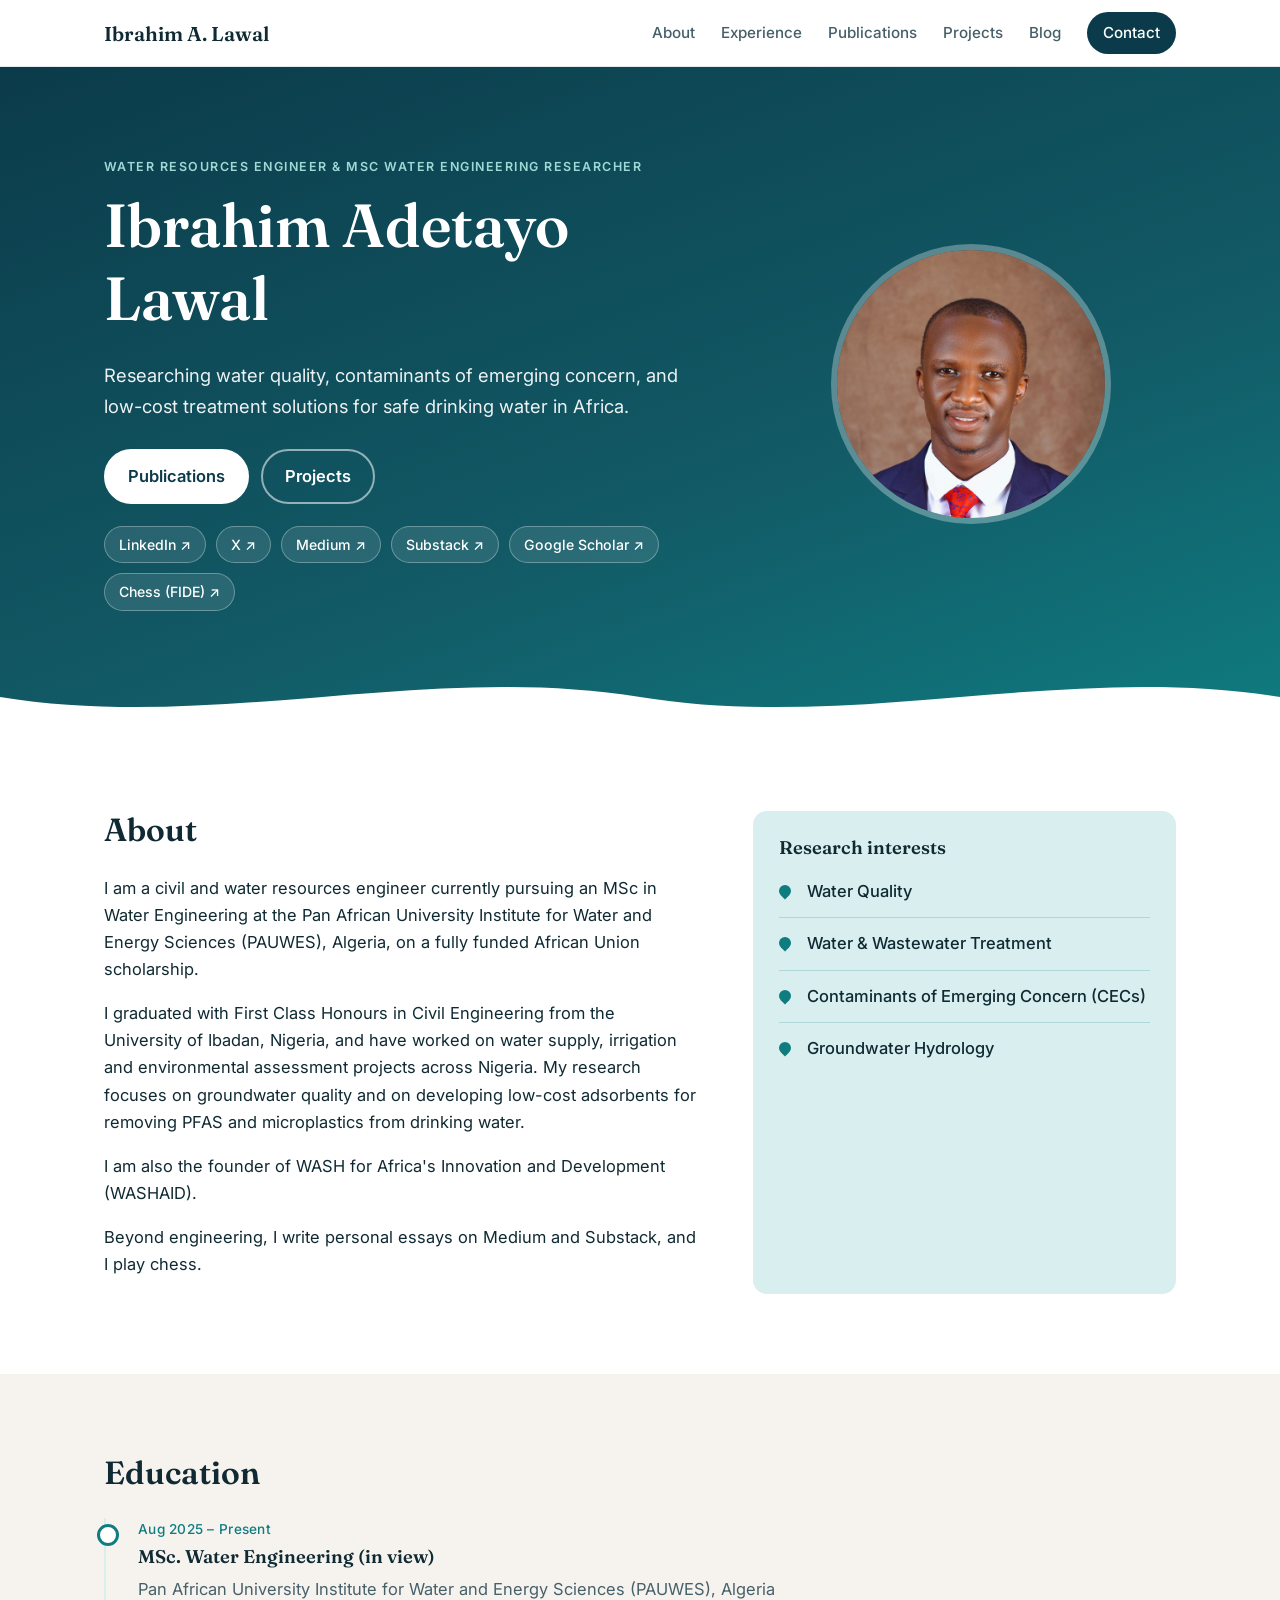
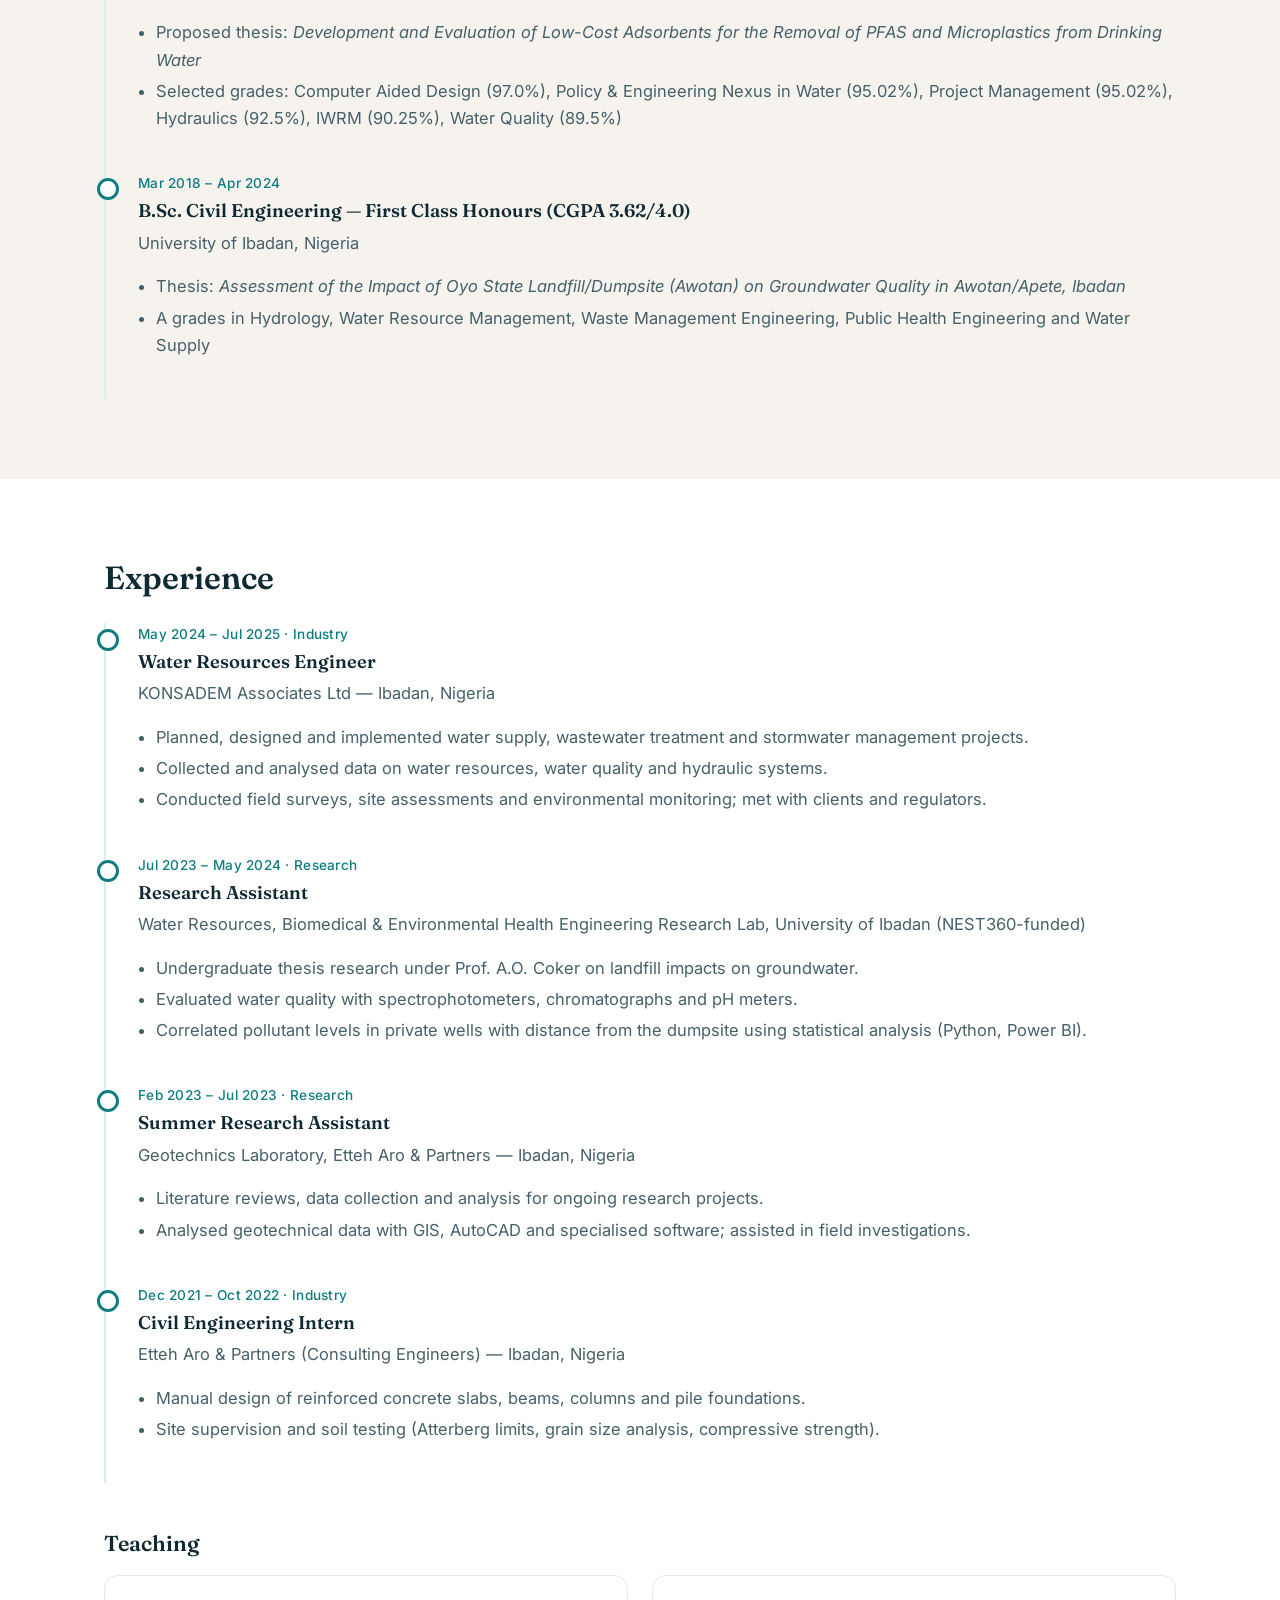
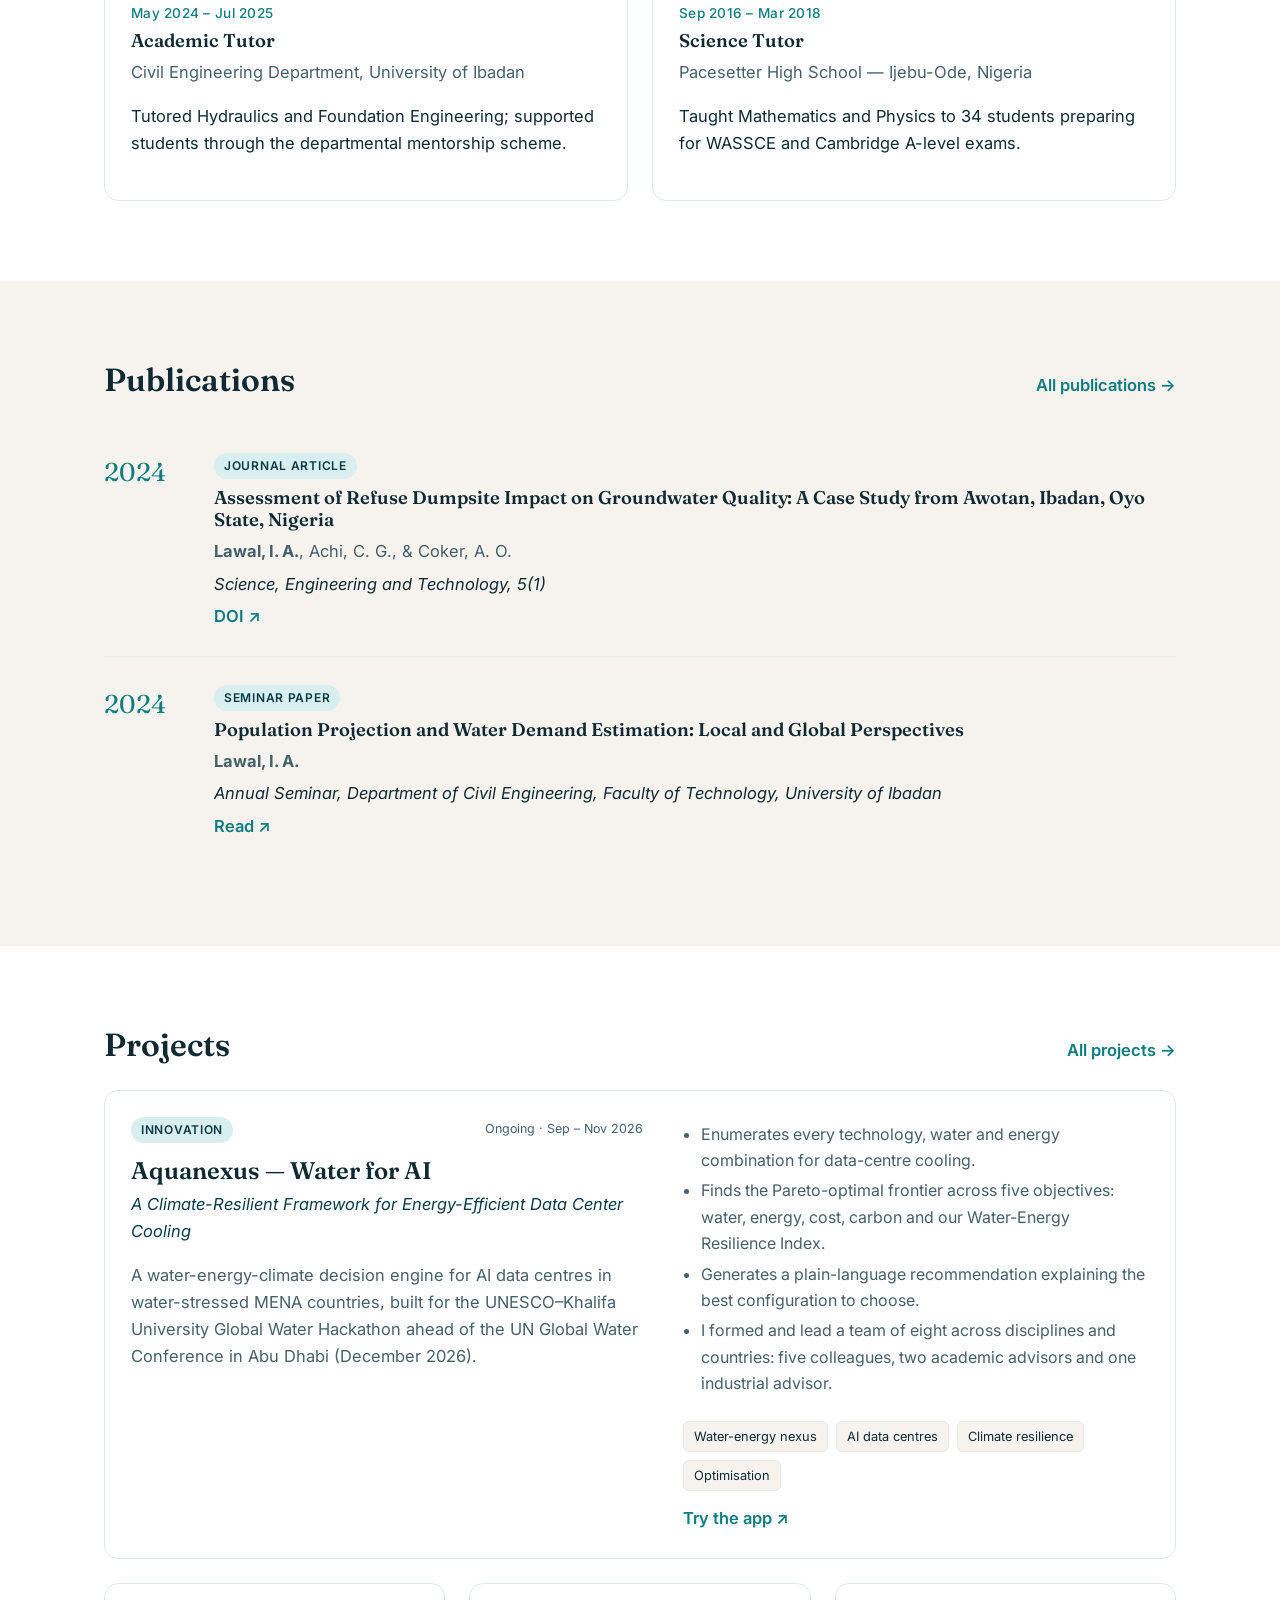
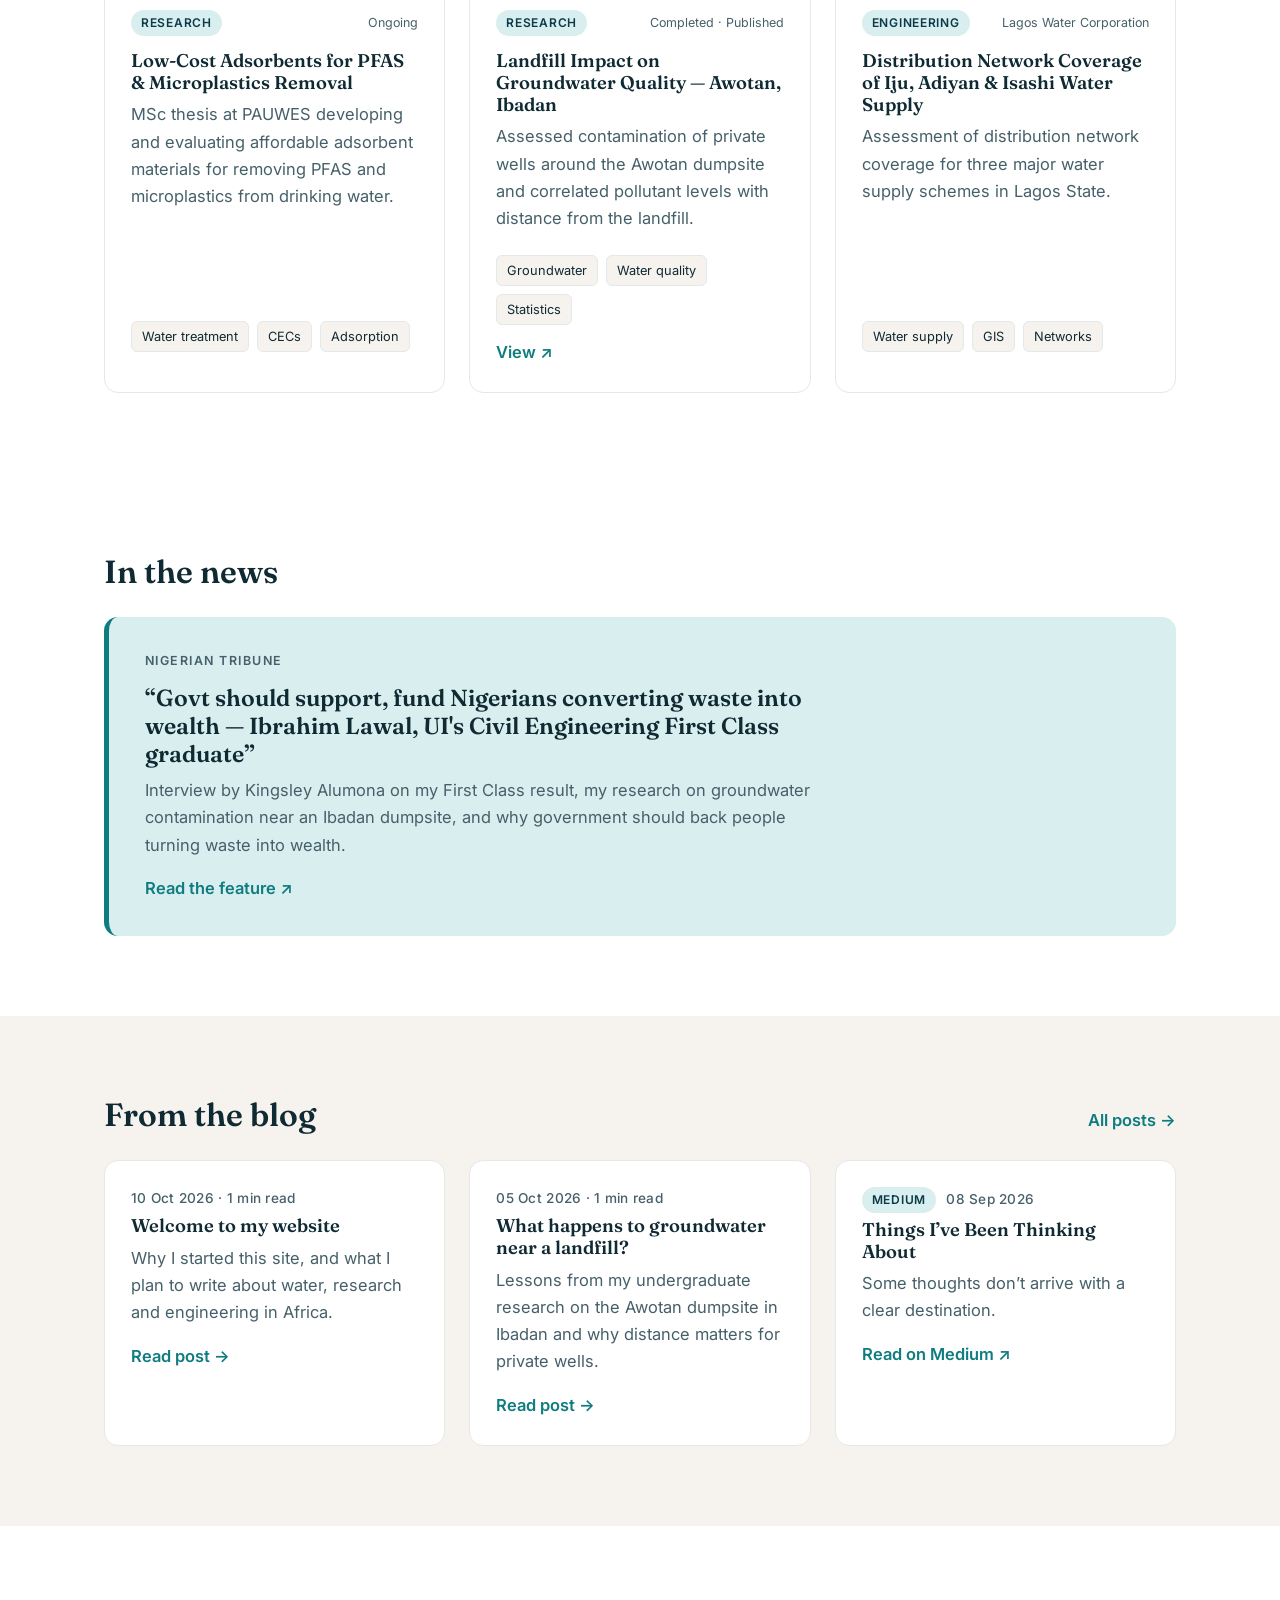
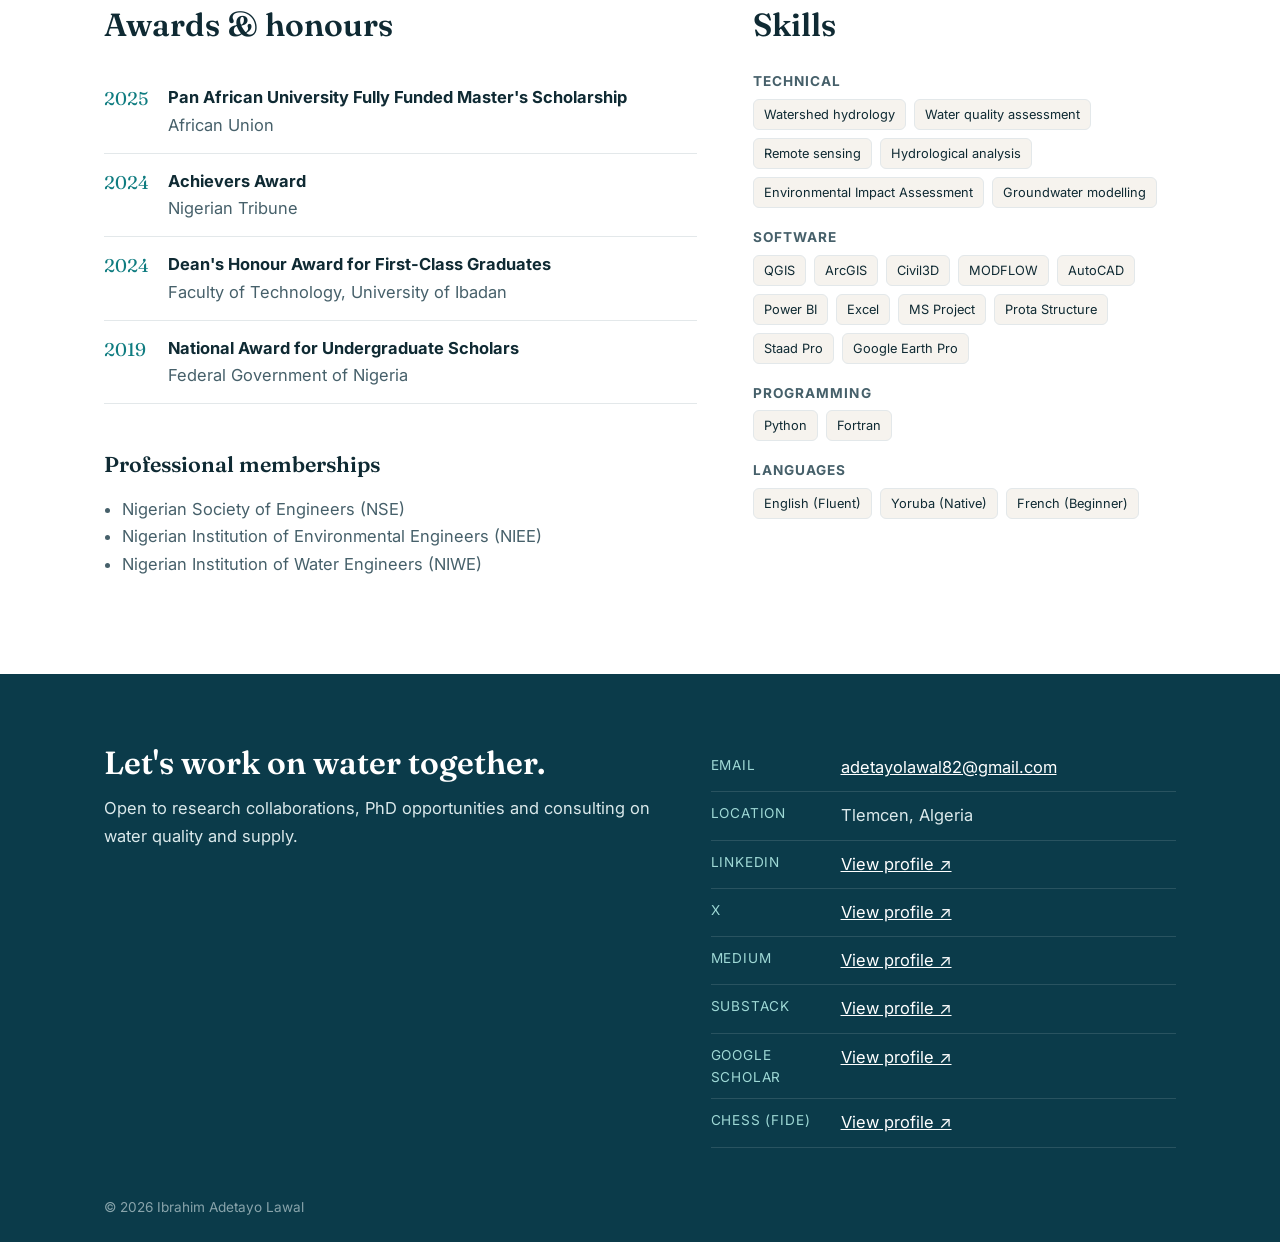
<file: index.html>
<!doctype html>
<html lang="en">
<head>
  <meta charset="utf-8">
  <meta name="viewport" content="width=device-width, initial-scale=1">
  <title>Ibrahim Adetayo Lawal</title>
  <meta name="description" content="Researching water quality, contaminants of emerging concern, and low-cost treatment solutions for safe drinking water in Africa.">
  <link rel="preconnect" href="https://fonts.googleapis.com">
  <link rel="preconnect" href="https://fonts.gstatic.com" crossorigin>
  <link href="https://fonts.googleapis.com/css2?family=Fraunces:opsz,wght@9..144,400;9..144,600&family=Inter:wght@400;500;600&display=swap" rel="stylesheet">
  <link rel="stylesheet" href="./static/css/style.css">
</head>
<body>
  <header class="nav">
    <div class="wrap nav-inner">
      <a class="brand" href="./">Ibrahim A. Lawal</a>
      <input type="checkbox" id="menu-toggle" aria-label="Open menu">
      <label for="menu-toggle" class="menu-btn"><span></span></label>
      <nav class="links">
        <a href="./#about">About</a>
        <a href="./#experience">Experience</a>
        <a href="./publications/" class="">Publications</a>
        <a href="./projects/" class="">Projects</a>
        <a href="./blog/" class="">Blog</a>
        <a href="./#contact" class="nav-cta">Contact</a>
      </nav>
    </div>
  </header>

  <main>

<section class="hero">
  <div class="wrap hero-inner">
    <div class="hero-text">
      <p class="eyebrow">Water Resources Engineer &amp; MSc Water Engineering Researcher</p>
      <h1>Ibrahim Adetayo Lawal</h1>
      <p class="lead">Researching water quality, contaminants of emerging concern, and low-cost treatment solutions for safe drinking water in Africa.</p>
      <div class="hero-actions">
        <a class="btn" href="./publications/">Publications</a>
        <a class="btn ghost" href="./projects/">Projects</a>
        
      </div>
      
<div class="social on-dark">
  
  <a href="https://www.linkedin.com/in/ibrahim-adetayo-lawal/" target="_blank" rel="noopener">LinkedIn <span aria-hidden="true">↗</span></a>
  
  <a href="https://x.com/adetayo_bishop" target="_blank" rel="noopener">X <span aria-hidden="true">↗</span></a>
  
  <a href="https://medium.com/@Adetayo_" target="_blank" rel="noopener">Medium <span aria-hidden="true">↗</span></a>
  
  <a href="https://adetayortbishop.substack.com" target="_blank" rel="noopener">Substack <span aria-hidden="true">↗</span></a>
  
  <a href="https://scholar.google.com/citations?user=-_t5FaMAAAAJ&amp;hl=en" target="_blank" rel="noopener">Google Scholar <span aria-hidden="true">↗</span></a>
  
  <a href="https://ratings.fide.com/profile/8587370" target="_blank" rel="noopener">Chess (FIDE) <span aria-hidden="true">↗</span></a>
  
</div>

    </div>
    <div class="portrait">
      
        <img src="./static/img/profile.jpg" alt="Ibrahim Adetayo Lawal">
      
    </div>
  </div>
  <svg class="wave" viewBox="0 0 1440 80" preserveAspectRatio="none" aria-hidden="true"><path d="M0,40 C240,80 480,0 720,40 C960,80 1200,0 1440,40 L1440,80 L0,80 Z"/></svg>
</section>

<section id="about" class="section">
  <div class="wrap two-col">
    <div>
      <h2 class="section-title">About</h2>
      <p>I am a civil and water resources engineer currently pursuing an MSc in Water Engineering at the Pan African University Institute for Water and Energy Sciences (PAUWES), Algeria, on a fully funded African Union scholarship.</p><p>I graduated with First Class Honours in Civil Engineering from the University of Ibadan, Nigeria, and have worked on water supply, irrigation and environmental assessment projects across Nigeria. My research focuses on groundwater quality and on developing low-cost adsorbents for removing PFAS and microplastics from drinking water.</p><p>I am also the founder of WASH for Africa&#39;s Innovation and Development (WASHAID).</p><p>Beyond engineering, I write personal essays on Medium and Substack, and I play chess.</p>
    </div>
    <aside class="card soft">
      <h3>Research interests</h3>
      <ul class="interest-list"><li>Water Quality</li><li>Water &amp; Wastewater Treatment</li><li>Contaminants of Emerging Concern (CECs)</li><li>Groundwater Hydrology</li></ul>
    </aside>
  </div>
</section>

<section class="section alt">
  <div class="wrap">
    <h2 class="section-title">Education</h2>
    <div class="timeline">
      
      <div class="tl-item">
        <p class="meta">Aug 2025 – Present</p>
        <h3>MSc. Water Engineering (in view)</h3>
        <p class="muted">Pan African University Institute for Water and Energy Sciences (PAUWES), Algeria</p>
        <ul><li>Proposed thesis: <em>Development and Evaluation of Low-Cost Adsorbents for the Removal of PFAS and Microplastics from Drinking Water</em></li><li>Selected grades: Computer Aided Design (97.0%), Policy & Engineering Nexus in Water (95.02%), Project Management (95.02%), Hydraulics (92.5%), IWRM (90.25%), Water Quality (89.5%)</li></ul>
      </div>
      
      <div class="tl-item">
        <p class="meta">Mar 2018 – Apr 2024</p>
        <h3>B.Sc. Civil Engineering — First Class Honours (CGPA 3.62/4.0)</h3>
        <p class="muted">University of Ibadan, Nigeria</p>
        <ul><li>Thesis: <em>Assessment of the Impact of Oyo State Landfill/Dumpsite (Awotan) on Groundwater Quality in Awotan/Apete, Ibadan</em></li><li>A grades in Hydrology, Water Resource Management, Waste Management Engineering, Public Health Engineering and Water Supply</li></ul>
      </div>
      
    </div>
  </div>
</section>

<section id="experience" class="section">
  <div class="wrap">
    <h2 class="section-title">Experience</h2>
    <div class="timeline">
      
      <div class="tl-item">
        <p class="meta">May 2024 – Jul 2025 · Industry</p>
        <h3>Water Resources Engineer</h3>
        <p class="muted">KONSADEM Associates Ltd — Ibadan, Nigeria</p>
        <ul><li>Planned, designed and implemented water supply, wastewater treatment and stormwater management projects.</li><li>Collected and analysed data on water resources, water quality and hydraulic systems.</li><li>Conducted field surveys, site assessments and environmental monitoring; met with clients and regulators.</li></ul>
      </div>
      
      <div class="tl-item">
        <p class="meta">Jul 2023 – May 2024 · Research</p>
        <h3>Research Assistant</h3>
        <p class="muted">Water Resources, Biomedical &amp; Environmental Health Engineering Research Lab, University of Ibadan (NEST360-funded)</p>
        <ul><li>Undergraduate thesis research under Prof. A.O. Coker on landfill impacts on groundwater.</li><li>Evaluated water quality with spectrophotometers, chromatographs and pH meters.</li><li>Correlated pollutant levels in private wells with distance from the dumpsite using statistical analysis (Python, Power BI).</li></ul>
      </div>
      
      <div class="tl-item">
        <p class="meta">Feb 2023 – Jul 2023 · Research</p>
        <h3>Summer Research Assistant</h3>
        <p class="muted">Geotechnics Laboratory, Etteh Aro &amp; Partners — Ibadan, Nigeria</p>
        <ul><li>Literature reviews, data collection and analysis for ongoing research projects.</li><li>Analysed geotechnical data with GIS, AutoCAD and specialised software; assisted in field investigations.</li></ul>
      </div>
      
      <div class="tl-item">
        <p class="meta">Dec 2021 – Oct 2022 · Industry</p>
        <h3>Civil Engineering Intern</h3>
        <p class="muted">Etteh Aro &amp; Partners (Consulting Engineers) — Ibadan, Nigeria</p>
        <ul><li>Manual design of reinforced concrete slabs, beams, columns and pile foundations.</li><li>Site supervision and soil testing (Atterberg limits, grain size analysis, compressive strength).</li></ul>
      </div>
      
    </div>

    <h3 class="sub-title">Teaching</h3>
    <div class="grid two">
      
      <div class="card">
        <p class="meta">May 2024 – Jul 2025</p>
        <h3>Academic Tutor</h3>
        <p class="muted">Civil Engineering Department, University of Ibadan</p>
        <p>Tutored Hydraulics and Foundation Engineering; supported students through the departmental mentorship scheme.</p>
      </div>
      
      <div class="card">
        <p class="meta">Sep 2016 – Mar 2018</p>
        <h3>Science Tutor</h3>
        <p class="muted">Pacesetter High School — Ijebu-Ode, Nigeria</p>
        <p>Taught Mathematics and Physics to 34 students preparing for WASSCE and Cambridge A-level exams.</p>
      </div>
      
    </div>
  </div>
</section>

<section class="section alt">
  <div class="wrap">
    <div class="section-head">
      <h2 class="section-title">Publications</h2>
      <a class="text-link" href="./publications/">All publications →</a>
    </div>
    
<article class="pub">
  <div class="pub-year">2024</div>
  <div>
    <span class="pill">Journal Article</span>
    <h3>Assessment of Refuse Dumpsite Impact on Groundwater Quality: A Case Study from Awotan, Ibadan, Oyo State, Nigeria</h3>
    <p class="muted"><strong>Lawal, I. A.</strong>, Achi, C. G., & Coker, A. O.</p>
    <p class="venue">Science, Engineering and Technology, 5(1)</p>
    <a class="text-link" href="https://doi.org/10.54327/set2025/v5.i1.161" target="_blank" rel="noopener">DOI ↗</a>
  </div>
</article>

<article class="pub">
  <div class="pub-year">2024</div>
  <div>
    <span class="pill">Seminar Paper</span>
    <h3>Population Projection and Water Demand Estimation: Local and Global Perspectives</h3>
    <p class="muted"><strong>Lawal, I. A.</strong></p>
    <p class="venue">Annual Seminar, Department of Civil Engineering, Faculty of Technology, University of Ibadan</p>
    <a class="text-link" href="https://tinyurl.com/Water-demand-research" target="_blank" rel="noopener">Read ↗</a>
  </div>
</article>

  </div>
</section>

<section class="section">
  <div class="wrap">
    <div class="section-head">
      <h2 class="section-title">Projects</h2>
      <a class="text-link" href="./projects/">All projects →</a>
    </div>
    <div class="grid three">


<article class="card project featured">
  <div class="col">
    <div class="card-top"><span class="pill">Innovation</span><span class="status">Ongoing · Sep – Nov 2026</span></div>
    <h3>Aquanexus — Water for AI</h3>
    <p class="subtitle">A Climate-Resilient Framework for Energy-Efficient Data Center Cooling</p>
    <p class="summary">A water-energy-climate decision engine for AI data centres in water-stressed MENA countries, built for the UNESCO–Khalifa University Global Water Hackathon ahead of the UN Global Water Conference in Abu Dhabi (December 2026).</p>
    
  </div>
  
  <div class="col">
    <ul class="details"><li>Enumerates every technology, water and energy combination for data-centre cooling.</li><li>Finds the Pareto-optimal frontier across five objectives: water, energy, cost, carbon and our Water-Energy Resilience Index.</li><li>Generates a plain-language recommendation explaining the best configuration to choose.</li><li>I formed and lead a team of eight across disciplines and countries: five colleagues, two academic advisors and one industrial advisor.</li></ul>
    <div class="tags"><span>Water-energy nexus</span><span>AI data centres</span><span>Climate resilience</span><span>Optimisation</span></div><a class="text-link" href="https://aquanexus.streamlit.app" target="_blank" rel="noopener">Try the app ↗</a>
  </div>
  
</article>



<article class="card project">
  <div class="col">
    <div class="card-top"><span class="pill">Research</span><span class="status">Ongoing</span></div>
    <h3>Low-Cost Adsorbents for PFAS &amp; Microplastics Removal</h3>
    
    <p class="summary">MSc thesis at PAUWES developing and evaluating affordable adsorbent materials for removing PFAS and microplastics from drinking water.</p>
    <div class="tags"><span>Water treatment</span><span>CECs</span><span>Adsorption</span></div>
  </div>
  
</article>



<article class="card project">
  <div class="col">
    <div class="card-top"><span class="pill">Research</span><span class="status">Completed · Published</span></div>
    <h3>Landfill Impact on Groundwater Quality — Awotan, Ibadan</h3>
    
    <p class="summary">Assessed contamination of private wells around the Awotan dumpsite and correlated pollutant levels with distance from the landfill.</p>
    <div class="tags"><span>Groundwater</span><span>Water quality</span><span>Statistics</span></div><a class="text-link" href="https://doi.org/10.54327/set2025/v5.i1.161" target="_blank" rel="noopener">View ↗</a>
  </div>
  
</article>



<article class="card project">
  <div class="col">
    <div class="card-top"><span class="pill">Engineering</span><span class="status">Lagos Water Corporation</span></div>
    <h3>Distribution Network Coverage of Iju, Adiyan &amp; Isashi Water Supply</h3>
    
    <p class="summary">Assessment of distribution network coverage for three major water supply schemes in Lagos State.</p>
    <div class="tags"><span>Water supply</span><span>GIS</span><span>Networks</span></div>
  </div>
  
</article>
</div>
  </div>
</section>


<section class="section press-section">
  <div class="wrap">
    <h2 class="section-title">In the news</h2>
    
    <a class="press-card" href="https://tribuneonlineng.com/govt-should-support-fund-nigerians-converting-waste-into-wealth-ibrahim-lawal-uis-civil-engineering-first-class-graduate/" target="_blank" rel="noopener">
      <p class="eyebrow">Nigerian Tribune</p>
      <h3>“Govt should support, fund Nigerians converting waste into wealth — Ibrahim Lawal, UI&#39;s Civil Engineering First Class graduate”</h3>
      <p>Interview by Kingsley Alumona on my First Class result, my research on groundwater contamination near an Ibadan dumpsite, and why government should back people turning waste into wealth.</p>
      <span class="text-link">Read the feature ↗</span>
    </a>
    
  </div>
</section>


<section class="section alt">
  <div class="wrap">
    <div class="section-head">
      <h2 class="section-title">From the blog</h2>
      <a class="text-link" href="./blog/">All posts →</a>
    </div>
    <div class="grid three">
      

<a class="card post-card" href="./blog/welcome/">
  <p class="meta">10 Oct 2026 · 1 min read</p>
  <h3>Welcome to my website</h3>
  <p>Why I started this site, and what I plan to write about water, research and engineering in Africa.</p>
  <span class="text-link">Read post →</span>
</a>



<a class="card post-card" href="./blog/landfills-and-groundwater/">
  <p class="meta">05 Oct 2026 · 1 min read</p>
  <h3>What happens to groundwater near a landfill?</h3>
  <p>Lessons from my undergraduate research on the Awotan dumpsite in Ibadan and why distance matters for private wells.</p>
  <span class="text-link">Read post →</span>
</a>



<a class="card post-card" href="https://medium.com/@Adetayo_/things-ive-been-thinking-about-537964756d93" target="_blank" rel="noopener">
  <p class="meta"><span class="pill source">Medium</span> 08 Sep 2026</p>
  <h3>Things I’ve Been Thinking About</h3>
  <p>Some thoughts don’t arrive with a clear destination.</p>
  <span class="text-link">Read on Medium ↗</span>
</a>


    </div>
  </div>
</section>

<section class="section">
  <div class="wrap two-col">
    <div>
      <h2 class="section-title">Awards &amp; honours</h2>
      <ul class="award-list">
        
        <li><span class="yr">2025</span><div><strong>Pan African University Fully Funded Master&#39;s Scholarship</strong><br><span class="muted">African Union</span></div></li>
        
        <li><span class="yr">2024</span><div><strong>Achievers Award</strong><br><span class="muted">Nigerian Tribune</span></div></li>
        
        <li><span class="yr">2024</span><div><strong>Dean&#39;s Honour Award for First-Class Graduates</strong><br><span class="muted">Faculty of Technology, University of Ibadan</span></div></li>
        
        <li><span class="yr">2019</span><div><strong>National Award for Undergraduate Scholars</strong><br><span class="muted">Federal Government of Nigeria</span></div></li>
        
      </ul>
      <h3 class="sub-title">Professional memberships</h3>
      <ul class="plain"><li>Nigerian Society of Engineers (NSE)</li><li>Nigerian Institution of Environmental Engineers (NIEE)</li><li>Nigerian Institution of Water Engineers (NIWE)</li></ul>
    </div>
    <div>
      <h2 class="section-title">Skills</h2>
      
      <h4 class="skill-group">Technical</h4>
      <div class="tags"><span>Watershed hydrology</span><span>Water quality assessment</span><span>Remote sensing</span><span>Hydrological analysis</span><span>Environmental Impact Assessment</span><span>Groundwater modelling</span></div>
      
      <h4 class="skill-group">Software</h4>
      <div class="tags"><span>QGIS</span><span>ArcGIS</span><span>Civil3D</span><span>MODFLOW</span><span>AutoCAD</span><span>Power BI</span><span>Excel</span><span>MS Project</span><span>Prota Structure</span><span>Staad Pro</span><span>Google Earth Pro</span></div>
      
      <h4 class="skill-group">Programming</h4>
      <div class="tags"><span>Python</span><span>Fortran</span></div>
      
      <h4 class="skill-group">Languages</h4>
      <div class="tags"><span>English (Fluent)</span><span>Yoruba (Native)</span><span>French (Beginner)</span></div>
      
    </div>
  </div>
</section>
</main>

  <footer class="footer" id="contact">
    <div class="wrap footer-inner">
      <div>
        <h2>Let's work on water together.</h2>
        <p>Open to research collaborations, PhD opportunities and consulting on water quality and supply.</p>
      </div>
      <ul class="contact-list">
        <li><span>Email</span><a href="mailto:adetayolawal82@gmail.com">adetayolawal82@gmail.com</a></li>
        <li><span>Location</span>Tlemcen, Algeria</li>
        
        <li><span>LinkedIn</span><a href="https://www.linkedin.com/in/ibrahim-adetayo-lawal/" target="_blank" rel="noopener">View profile ↗</a></li>
        
        <li><span>X</span><a href="https://x.com/adetayo_bishop" target="_blank" rel="noopener">View profile ↗</a></li>
        
        <li><span>Medium</span><a href="https://medium.com/@Adetayo_" target="_blank" rel="noopener">View profile ↗</a></li>
        
        <li><span>Substack</span><a href="https://adetayortbishop.substack.com" target="_blank" rel="noopener">View profile ↗</a></li>
        
        <li><span>Google Scholar</span><a href="https://scholar.google.com/citations?user=-_t5FaMAAAAJ&amp;hl=en" target="_blank" rel="noopener">View profile ↗</a></li>
        
        <li><span>Chess (FIDE)</span><a href="https://ratings.fide.com/profile/8587370" target="_blank" rel="noopener">View profile ↗</a></li>
        
      </ul>
    </div>
    <div class="wrap copyright">© 2026 Ibrahim Adetayo Lawal</div>
  </footer>
</body>
</html>
</file>
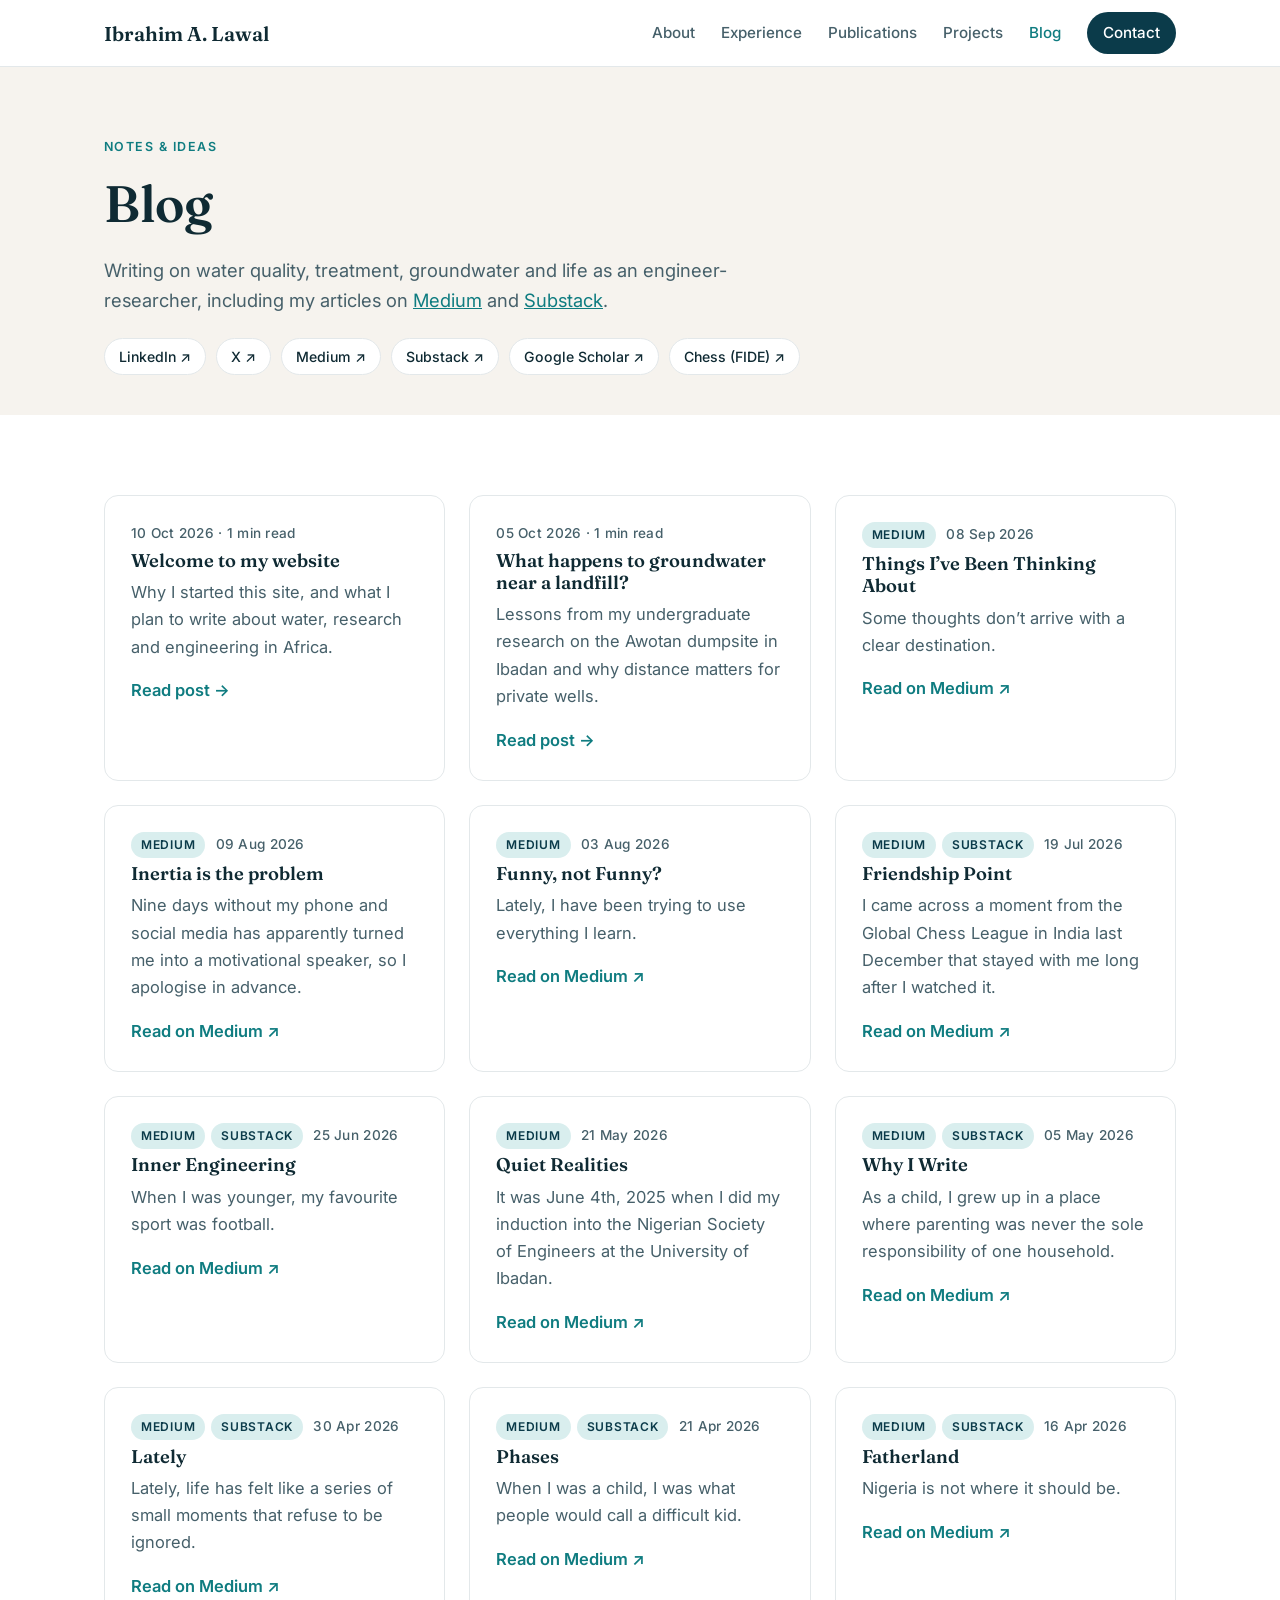
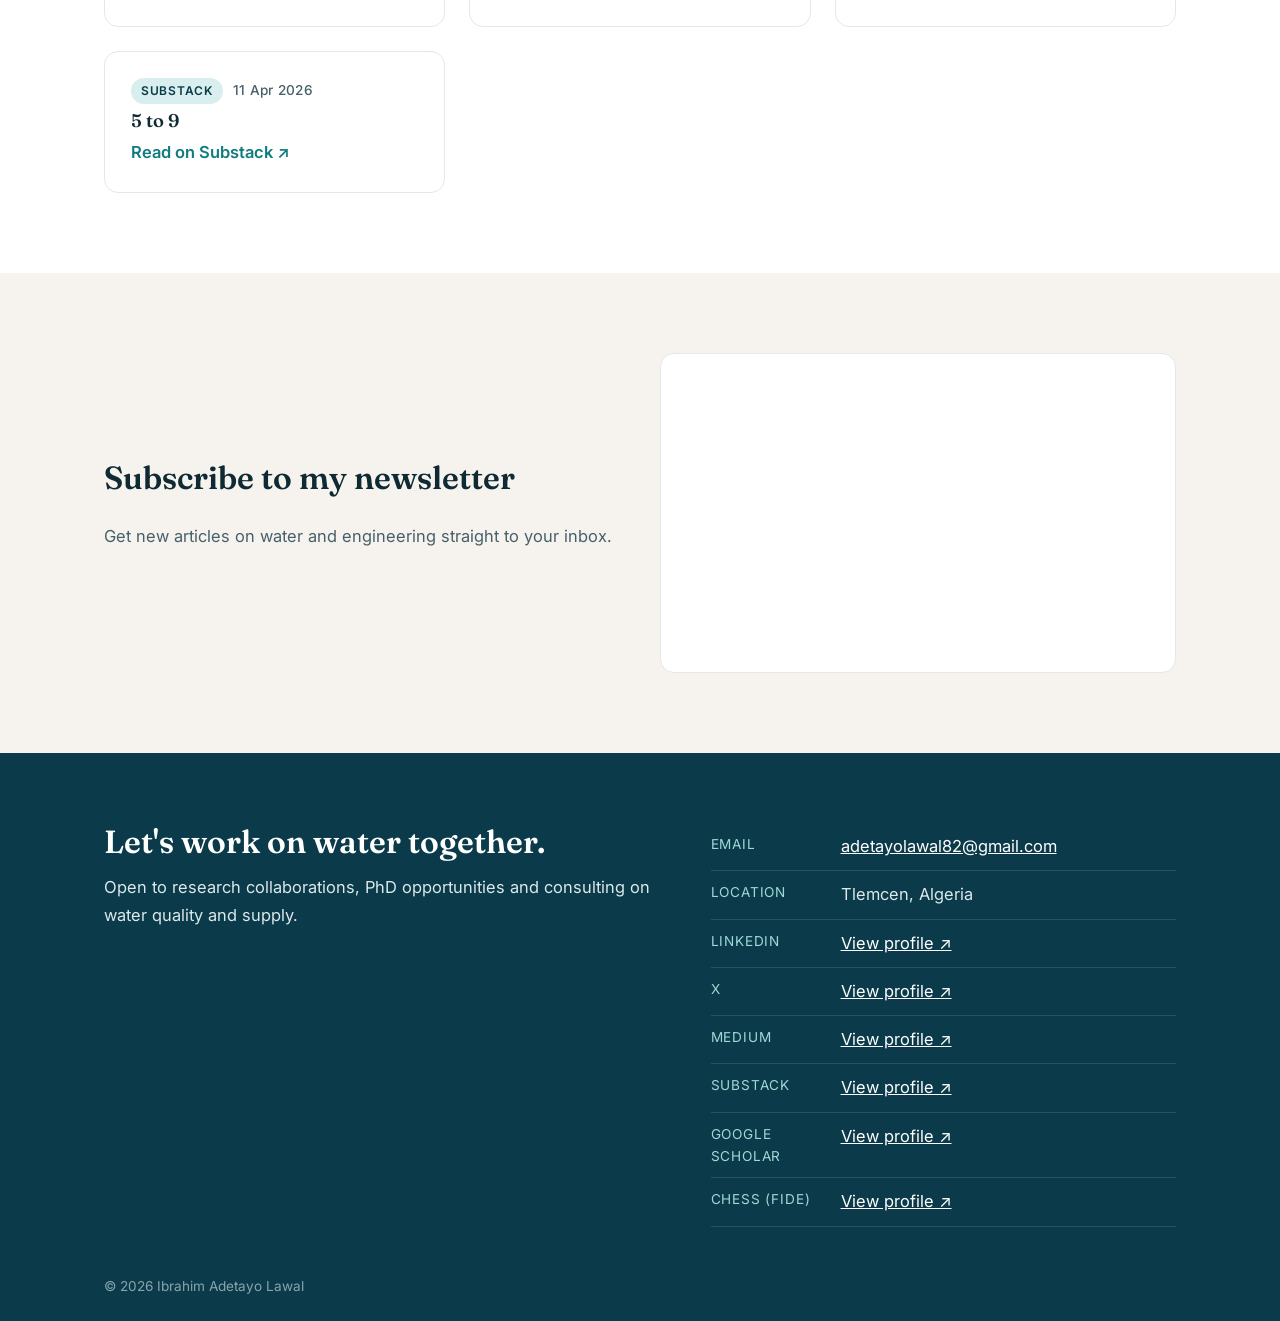
<file: blog/index.html>
<!doctype html>
<html lang="en">
<head>
  <meta charset="utf-8">
  <meta name="viewport" content="width=device-width, initial-scale=1">
  <title>Blog — Ibrahim Adetayo Lawal</title>
  <meta name="description" content="Researching water quality, contaminants of emerging concern, and low-cost treatment solutions for safe drinking water in Africa.">
  <link rel="preconnect" href="https://fonts.googleapis.com">
  <link rel="preconnect" href="https://fonts.gstatic.com" crossorigin>
  <link href="https://fonts.googleapis.com/css2?family=Fraunces:opsz,wght@9..144,400;9..144,600&family=Inter:wght@400;500;600&display=swap" rel="stylesheet">
  <link rel="stylesheet" href="../static/css/style.css">
</head>
<body>
  <header class="nav">
    <div class="wrap nav-inner">
      <a class="brand" href="../">Ibrahim A. Lawal</a>
      <input type="checkbox" id="menu-toggle" aria-label="Open menu">
      <label for="menu-toggle" class="menu-btn"><span></span></label>
      <nav class="links">
        <a href="../#about">About</a>
        <a href="../#experience">Experience</a>
        <a href="../publications/" class="">Publications</a>
        <a href="../projects/" class="">Projects</a>
        <a href="../blog/" class="active">Blog</a>
        <a href="../#contact" class="nav-cta">Contact</a>
      </nav>
    </div>
  </header>

  <main>
<section class="page-head">
  <div class="wrap">
    <p class="eyebrow">Notes &amp; ideas</p>
    <h1>Blog</h1>
    <p class="lead">Writing on water quality, treatment, groundwater and life as an engineer-researcher, including my articles on <a href="https://medium.com/@Adetayo_" target="_blank" rel="noopener">Medium</a> and <a href="https://adetayortbishop.substack.com" target="_blank" rel="noopener">Substack</a>.</p>
    
<div class="social ">
  
  <a href="https://www.linkedin.com/in/ibrahim-adetayo-lawal/" target="_blank" rel="noopener">LinkedIn <span aria-hidden="true">↗</span></a>
  
  <a href="https://x.com/adetayo_bishop" target="_blank" rel="noopener">X <span aria-hidden="true">↗</span></a>
  
  <a href="https://medium.com/@Adetayo_" target="_blank" rel="noopener">Medium <span aria-hidden="true">↗</span></a>
  
  <a href="https://adetayortbishop.substack.com" target="_blank" rel="noopener">Substack <span aria-hidden="true">↗</span></a>
  
  <a href="https://scholar.google.com/citations?user=-_t5FaMAAAAJ&amp;hl=en" target="_blank" rel="noopener">Google Scholar <span aria-hidden="true">↗</span></a>
  
  <a href="https://ratings.fide.com/profile/8587370" target="_blank" rel="noopener">Chess (FIDE) <span aria-hidden="true">↗</span></a>
  
</div>

  </div>
</section>
<section class="section">
  <div class="wrap grid three">
    

<a class="card post-card" href="../blog/welcome/">
  <p class="meta">10 Oct 2026 · 1 min read</p>
  <h3>Welcome to my website</h3>
  <p>Why I started this site, and what I plan to write about water, research and engineering in Africa.</p>
  <span class="text-link">Read post →</span>
</a>



<a class="card post-card" href="../blog/landfills-and-groundwater/">
  <p class="meta">05 Oct 2026 · 1 min read</p>
  <h3>What happens to groundwater near a landfill?</h3>
  <p>Lessons from my undergraduate research on the Awotan dumpsite in Ibadan and why distance matters for private wells.</p>
  <span class="text-link">Read post →</span>
</a>



<a class="card post-card" href="https://medium.com/@Adetayo_/things-ive-been-thinking-about-537964756d93" target="_blank" rel="noopener">
  <p class="meta"><span class="pill source">Medium</span> 08 Sep 2026</p>
  <h3>Things I’ve Been Thinking About</h3>
  <p>Some thoughts don’t arrive with a clear destination.</p>
  <span class="text-link">Read on Medium ↗</span>
</a>



<a class="card post-card" href="https://medium.com/@Adetayo_/inertia-is-the-problem-79dde623b4c2" target="_blank" rel="noopener">
  <p class="meta"><span class="pill source">Medium</span> 09 Aug 2026</p>
  <h3>Inertia is the problem</h3>
  <p>Nine days without my phone and social media has apparently turned me into a motivational speaker, so I apologise in advance.</p>
  <span class="text-link">Read on Medium ↗</span>
</a>



<a class="card post-card" href="https://medium.com/@Adetayo_/funny-not-funny-9919edc2ab64" target="_blank" rel="noopener">
  <p class="meta"><span class="pill source">Medium</span> 03 Aug 2026</p>
  <h3>Funny, not Funny?</h3>
  <p>Lately, I have been trying to use everything I learn.</p>
  <span class="text-link">Read on Medium ↗</span>
</a>



<a class="card post-card" href="https://medium.com/@Adetayo_/friendship-point-3ca64e871cee" target="_blank" rel="noopener">
  <p class="meta"><span class="pill source">Medium</span><span class="pill source">Substack</span> 19 Jul 2026</p>
  <h3>Friendship Point</h3>
  <p>I came across a moment from the Global Chess League in India last December that stayed with me long after I watched it.</p>
  <span class="text-link">Read on Medium ↗</span>
</a>



<a class="card post-card" href="https://medium.com/@Adetayo_/inner-engineering-332736660694" target="_blank" rel="noopener">
  <p class="meta"><span class="pill source">Medium</span><span class="pill source">Substack</span> 25 Jun 2026</p>
  <h3>Inner Engineering</h3>
  <p>When I was younger, my favourite sport was football.</p>
  <span class="text-link">Read on Medium ↗</span>
</a>



<a class="card post-card" href="https://medium.com/@Adetayo_/quiet-realities-3d44cc1329d8" target="_blank" rel="noopener">
  <p class="meta"><span class="pill source">Medium</span> 21 May 2026</p>
  <h3>Quiet Realities</h3>
  <p>It was June 4th, 2025 when I did my induction into the Nigerian Society of Engineers at the University of Ibadan.</p>
  <span class="text-link">Read on Medium ↗</span>
</a>



<a class="card post-card" href="https://medium.com/@Adetayo_/why-i-write-5022e3fa83dd" target="_blank" rel="noopener">
  <p class="meta"><span class="pill source">Medium</span><span class="pill source">Substack</span> 05 May 2026</p>
  <h3>Why I Write</h3>
  <p>As a child, I grew up in a place where parenting was never the sole responsibility of one household.</p>
  <span class="text-link">Read on Medium ↗</span>
</a>



<a class="card post-card" href="https://medium.com/@Adetayo_/lately-3fac8d2ac741" target="_blank" rel="noopener">
  <p class="meta"><span class="pill source">Medium</span><span class="pill source">Substack</span> 30 Apr 2026</p>
  <h3>Lately</h3>
  <p>Lately, life has felt like a series of small moments that refuse to be ignored.</p>
  <span class="text-link">Read on Medium ↗</span>
</a>



<a class="card post-card" href="https://medium.com/@Adetayo_/phases-cc99d7871019" target="_blank" rel="noopener">
  <p class="meta"><span class="pill source">Medium</span><span class="pill source">Substack</span> 21 Apr 2026</p>
  <h3>Phases</h3>
  <p>When I was a child, I was what people would call a difficult kid.</p>
  <span class="text-link">Read on Medium ↗</span>
</a>



<a class="card post-card" href="https://medium.com/@Adetayo_/fatherland-a5146ba4bfc0" target="_blank" rel="noopener">
  <p class="meta"><span class="pill source">Medium</span><span class="pill source">Substack</span> 16 Apr 2026</p>
  <h3>Fatherland</h3>
  <p>Nigeria is not where it should be.</p>
  <span class="text-link">Read on Medium ↗</span>
</a>



<a class="card post-card" href="https://adetayortbishop.substack.com/p/5-to-9" target="_blank" rel="noopener">
  <p class="meta"><span class="pill source">Substack</span> 11 Apr 2026</p>
  <h3>5 to 9</h3>
  
  <span class="text-link">Read on Substack ↗</span>
</a>


  </div>
</section>

<section class="section alt">
  <div class="wrap newsletter">
    <div>
      <h2 class="section-title">Subscribe to my newsletter</h2>
      <p class="muted">Get new articles on water and engineering straight to your inbox.</p>
    </div>
    <iframe src="https://adetayortbishop.substack.com/embed" title="Substack newsletter signup" frameborder="0" scrolling="no"></iframe>
  </div>
</section>

</main>

  <footer class="footer" id="contact">
    <div class="wrap footer-inner">
      <div>
        <h2>Let's work on water together.</h2>
        <p>Open to research collaborations, PhD opportunities and consulting on water quality and supply.</p>
      </div>
      <ul class="contact-list">
        <li><span>Email</span><a href="mailto:adetayolawal82@gmail.com">adetayolawal82@gmail.com</a></li>
        <li><span>Location</span>Tlemcen, Algeria</li>
        
        <li><span>LinkedIn</span><a href="https://www.linkedin.com/in/ibrahim-adetayo-lawal/" target="_blank" rel="noopener">View profile ↗</a></li>
        
        <li><span>X</span><a href="https://x.com/adetayo_bishop" target="_blank" rel="noopener">View profile ↗</a></li>
        
        <li><span>Medium</span><a href="https://medium.com/@Adetayo_" target="_blank" rel="noopener">View profile ↗</a></li>
        
        <li><span>Substack</span><a href="https://adetayortbishop.substack.com" target="_blank" rel="noopener">View profile ↗</a></li>
        
        <li><span>Google Scholar</span><a href="https://scholar.google.com/citations?user=-_t5FaMAAAAJ&amp;hl=en" target="_blank" rel="noopener">View profile ↗</a></li>
        
        <li><span>Chess (FIDE)</span><a href="https://ratings.fide.com/profile/8587370" target="_blank" rel="noopener">View profile ↗</a></li>
        
      </ul>
    </div>
    <div class="wrap copyright">© 2026 Ibrahim Adetayo Lawal</div>
  </footer>
</body>
</html>
</file>
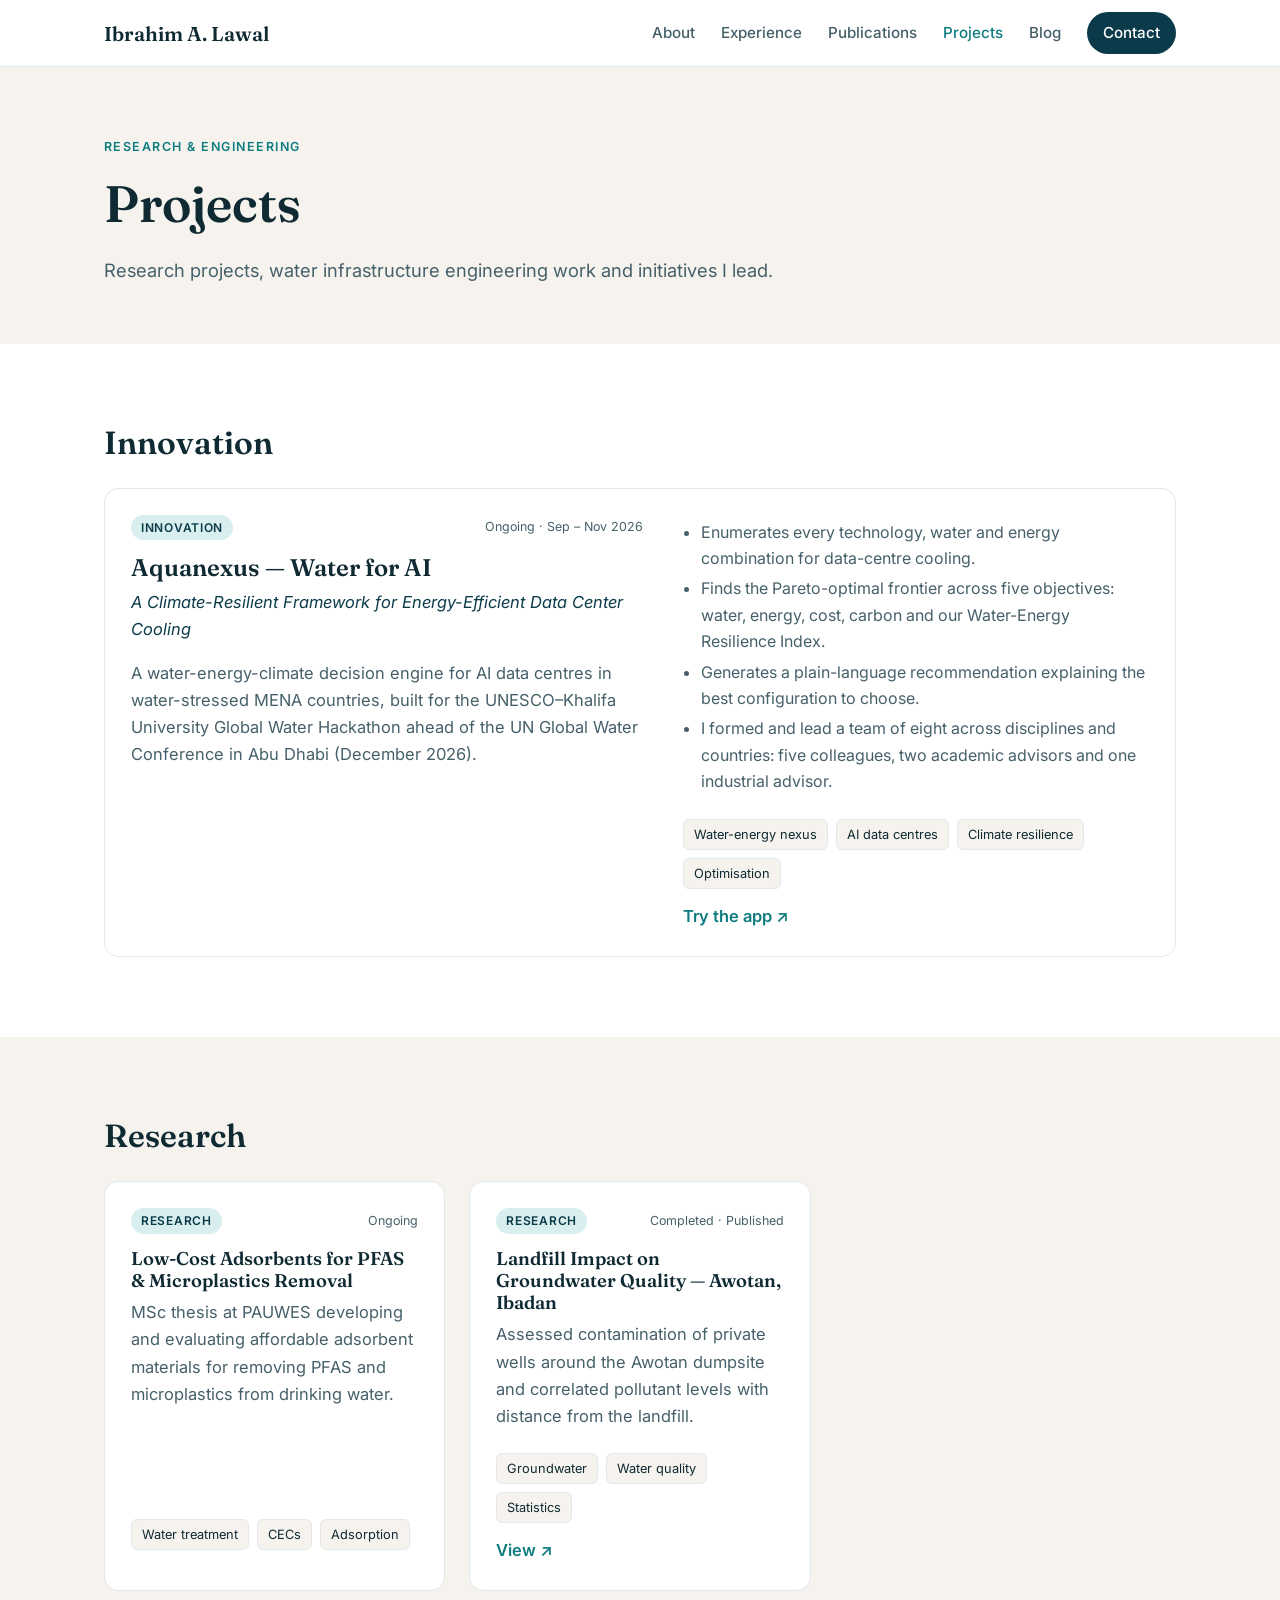
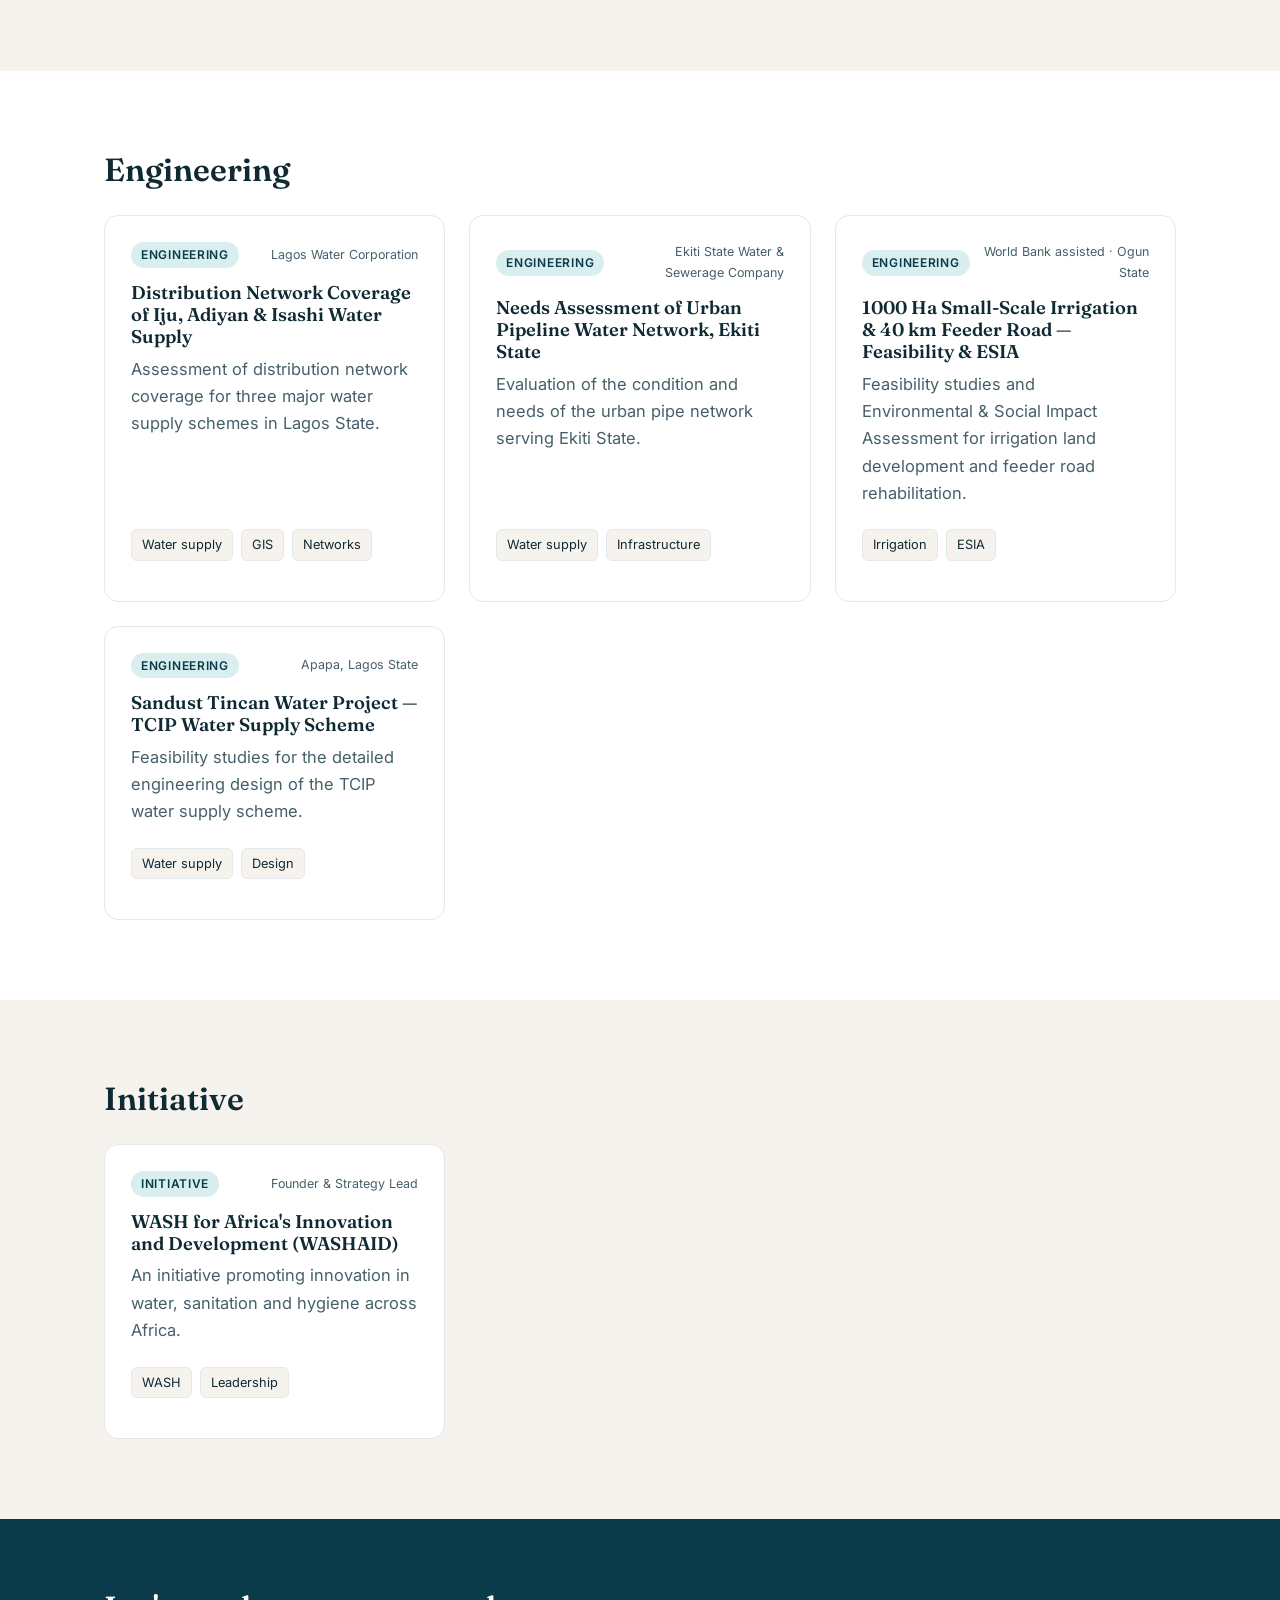
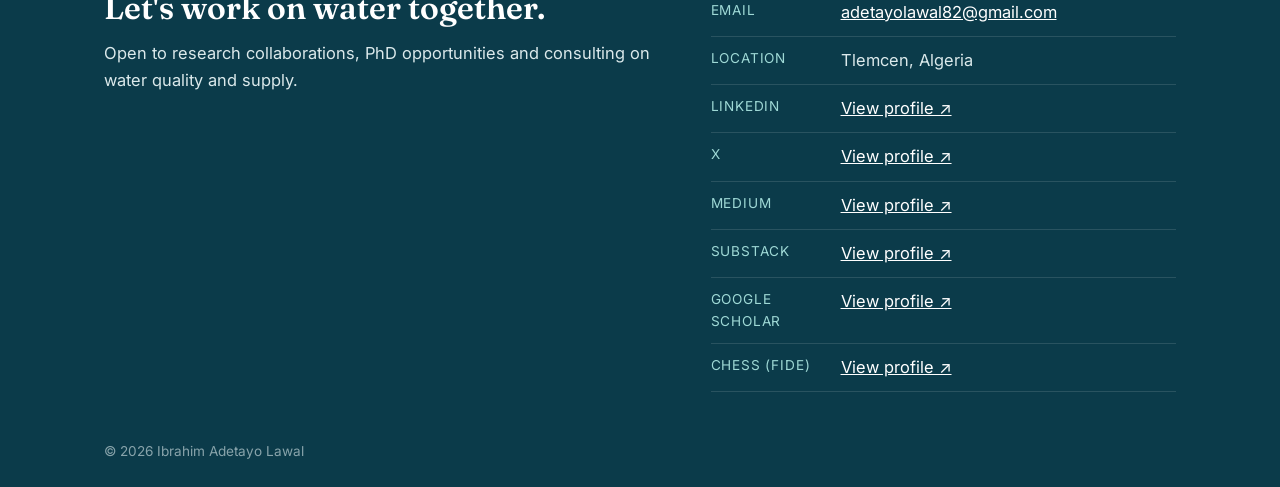
<file: projects/index.html>
<!doctype html>
<html lang="en">
<head>
  <meta charset="utf-8">
  <meta name="viewport" content="width=device-width, initial-scale=1">
  <title>Projects — Ibrahim Adetayo Lawal</title>
  <meta name="description" content="Researching water quality, contaminants of emerging concern, and low-cost treatment solutions for safe drinking water in Africa.">
  <link rel="preconnect" href="https://fonts.googleapis.com">
  <link rel="preconnect" href="https://fonts.gstatic.com" crossorigin>
  <link href="https://fonts.googleapis.com/css2?family=Fraunces:opsz,wght@9..144,400;9..144,600&family=Inter:wght@400;500;600&display=swap" rel="stylesheet">
  <link rel="stylesheet" href="../static/css/style.css">
</head>
<body>
  <header class="nav">
    <div class="wrap nav-inner">
      <a class="brand" href="../">Ibrahim A. Lawal</a>
      <input type="checkbox" id="menu-toggle" aria-label="Open menu">
      <label for="menu-toggle" class="menu-btn"><span></span></label>
      <nav class="links">
        <a href="../#about">About</a>
        <a href="../#experience">Experience</a>
        <a href="../publications/" class="">Publications</a>
        <a href="../projects/" class="active">Projects</a>
        <a href="../blog/" class="">Blog</a>
        <a href="../#contact" class="nav-cta">Contact</a>
      </nav>
    </div>
  </header>

  <main>
<section class="page-head">
  <div class="wrap">
    <p class="eyebrow">Research &amp; engineering</p>
    <h1>Projects</h1>
    <p class="lead">Research projects, water infrastructure engineering work and initiatives I lead.</p>
  </div>
</section>

<section class="section ">
  <div class="wrap">
    <h2 class="section-title">Innovation</h2>
    <div class="grid three">
      


<article class="card project featured">
  <div class="col">
    <div class="card-top"><span class="pill">Innovation</span><span class="status">Ongoing · Sep – Nov 2026</span></div>
    <h3>Aquanexus — Water for AI</h3>
    <p class="subtitle">A Climate-Resilient Framework for Energy-Efficient Data Center Cooling</p>
    <p class="summary">A water-energy-climate decision engine for AI data centres in water-stressed MENA countries, built for the UNESCO–Khalifa University Global Water Hackathon ahead of the UN Global Water Conference in Abu Dhabi (December 2026).</p>
    
  </div>
  
  <div class="col">
    <ul class="details"><li>Enumerates every technology, water and energy combination for data-centre cooling.</li><li>Finds the Pareto-optimal frontier across five objectives: water, energy, cost, carbon and our Water-Energy Resilience Index.</li><li>Generates a plain-language recommendation explaining the best configuration to choose.</li><li>I formed and lead a team of eight across disciplines and countries: five colleagues, two academic advisors and one industrial advisor.</li></ul>
    <div class="tags"><span>Water-energy nexus</span><span>AI data centres</span><span>Climate resilience</span><span>Optimisation</span></div><a class="text-link" href="https://aquanexus.streamlit.app" target="_blank" rel="noopener">Try the app ↗</a>
  </div>
  
</article>

    </div>
  </div>
</section>

<section class="section alt">
  <div class="wrap">
    <h2 class="section-title">Research</h2>
    <div class="grid three">
      


<article class="card project">
  <div class="col">
    <div class="card-top"><span class="pill">Research</span><span class="status">Ongoing</span></div>
    <h3>Low-Cost Adsorbents for PFAS &amp; Microplastics Removal</h3>
    
    <p class="summary">MSc thesis at PAUWES developing and evaluating affordable adsorbent materials for removing PFAS and microplastics from drinking water.</p>
    <div class="tags"><span>Water treatment</span><span>CECs</span><span>Adsorption</span></div>
  </div>
  
</article>



<article class="card project">
  <div class="col">
    <div class="card-top"><span class="pill">Research</span><span class="status">Completed · Published</span></div>
    <h3>Landfill Impact on Groundwater Quality — Awotan, Ibadan</h3>
    
    <p class="summary">Assessed contamination of private wells around the Awotan dumpsite and correlated pollutant levels with distance from the landfill.</p>
    <div class="tags"><span>Groundwater</span><span>Water quality</span><span>Statistics</span></div><a class="text-link" href="https://doi.org/10.54327/set2025/v5.i1.161" target="_blank" rel="noopener">View ↗</a>
  </div>
  
</article>

    </div>
  </div>
</section>

<section class="section ">
  <div class="wrap">
    <h2 class="section-title">Engineering</h2>
    <div class="grid three">
      


<article class="card project">
  <div class="col">
    <div class="card-top"><span class="pill">Engineering</span><span class="status">Lagos Water Corporation</span></div>
    <h3>Distribution Network Coverage of Iju, Adiyan &amp; Isashi Water Supply</h3>
    
    <p class="summary">Assessment of distribution network coverage for three major water supply schemes in Lagos State.</p>
    <div class="tags"><span>Water supply</span><span>GIS</span><span>Networks</span></div>
  </div>
  
</article>



<article class="card project">
  <div class="col">
    <div class="card-top"><span class="pill">Engineering</span><span class="status">Ekiti State Water &amp; Sewerage Company</span></div>
    <h3>Needs Assessment of Urban Pipeline Water Network, Ekiti State</h3>
    
    <p class="summary">Evaluation of the condition and needs of the urban pipe network serving Ekiti State.</p>
    <div class="tags"><span>Water supply</span><span>Infrastructure</span></div>
  </div>
  
</article>



<article class="card project">
  <div class="col">
    <div class="card-top"><span class="pill">Engineering</span><span class="status">World Bank assisted · Ogun State</span></div>
    <h3>1000 Ha Small-Scale Irrigation &amp; 40 km Feeder Road — Feasibility &amp; ESIA</h3>
    
    <p class="summary">Feasibility studies and Environmental &amp; Social Impact Assessment for irrigation land development and feeder road rehabilitation.</p>
    <div class="tags"><span>Irrigation</span><span>ESIA</span></div>
  </div>
  
</article>



<article class="card project">
  <div class="col">
    <div class="card-top"><span class="pill">Engineering</span><span class="status">Apapa, Lagos State</span></div>
    <h3>Sandust Tincan Water Project — TCIP Water Supply Scheme</h3>
    
    <p class="summary">Feasibility studies for the detailed engineering design of the TCIP water supply scheme.</p>
    <div class="tags"><span>Water supply</span><span>Design</span></div>
  </div>
  
</article>

    </div>
  </div>
</section>

<section class="section alt">
  <div class="wrap">
    <h2 class="section-title">Initiative</h2>
    <div class="grid three">
      


<article class="card project">
  <div class="col">
    <div class="card-top"><span class="pill">Initiative</span><span class="status">Founder &amp; Strategy Lead</span></div>
    <h3>WASH for Africa&#39;s Innovation and Development (WASHAID)</h3>
    
    <p class="summary">An initiative promoting innovation in water, sanitation and hygiene across Africa.</p>
    <div class="tags"><span>WASH</span><span>Leadership</span></div>
  </div>
  
</article>

    </div>
  </div>
</section>

</main>

  <footer class="footer" id="contact">
    <div class="wrap footer-inner">
      <div>
        <h2>Let's work on water together.</h2>
        <p>Open to research collaborations, PhD opportunities and consulting on water quality and supply.</p>
      </div>
      <ul class="contact-list">
        <li><span>Email</span><a href="mailto:adetayolawal82@gmail.com">adetayolawal82@gmail.com</a></li>
        <li><span>Location</span>Tlemcen, Algeria</li>
        
        <li><span>LinkedIn</span><a href="https://www.linkedin.com/in/ibrahim-adetayo-lawal/" target="_blank" rel="noopener">View profile ↗</a></li>
        
        <li><span>X</span><a href="https://x.com/adetayo_bishop" target="_blank" rel="noopener">View profile ↗</a></li>
        
        <li><span>Medium</span><a href="https://medium.com/@Adetayo_" target="_blank" rel="noopener">View profile ↗</a></li>
        
        <li><span>Substack</span><a href="https://adetayortbishop.substack.com" target="_blank" rel="noopener">View profile ↗</a></li>
        
        <li><span>Google Scholar</span><a href="https://scholar.google.com/citations?user=-_t5FaMAAAAJ&amp;hl=en" target="_blank" rel="noopener">View profile ↗</a></li>
        
        <li><span>Chess (FIDE)</span><a href="https://ratings.fide.com/profile/8587370" target="_blank" rel="noopener">View profile ↗</a></li>
        
      </ul>
    </div>
    <div class="wrap copyright">© 2026 Ibrahim Adetayo Lawal</div>
  </footer>
</body>
</html>
</file>
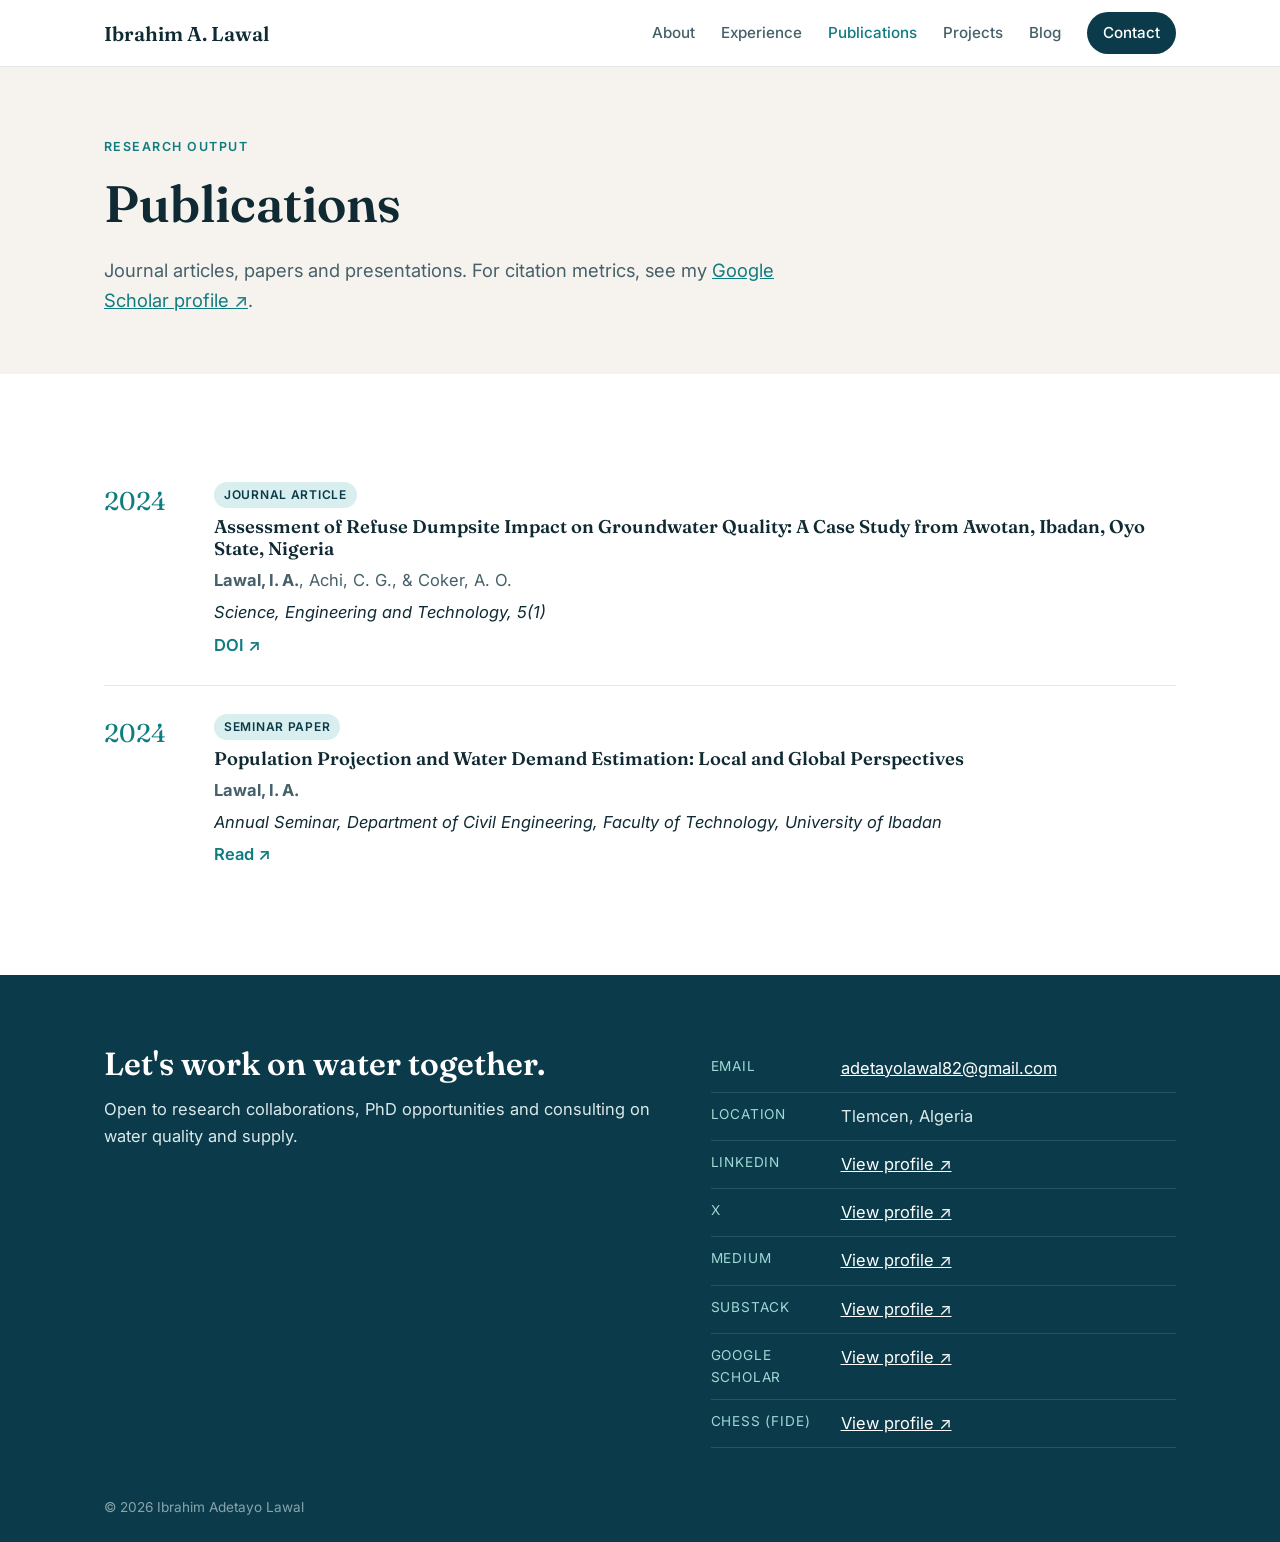
<file: publications/index.html>
<!doctype html>
<html lang="en">
<head>
  <meta charset="utf-8">
  <meta name="viewport" content="width=device-width, initial-scale=1">
  <title>Publications — Ibrahim Adetayo Lawal</title>
  <meta name="description" content="Researching water quality, contaminants of emerging concern, and low-cost treatment solutions for safe drinking water in Africa.">
  <link rel="preconnect" href="https://fonts.googleapis.com">
  <link rel="preconnect" href="https://fonts.gstatic.com" crossorigin>
  <link href="https://fonts.googleapis.com/css2?family=Fraunces:opsz,wght@9..144,400;9..144,600&family=Inter:wght@400;500;600&display=swap" rel="stylesheet">
  <link rel="stylesheet" href="../static/css/style.css">
</head>
<body>
  <header class="nav">
    <div class="wrap nav-inner">
      <a class="brand" href="../">Ibrahim A. Lawal</a>
      <input type="checkbox" id="menu-toggle" aria-label="Open menu">
      <label for="menu-toggle" class="menu-btn"><span></span></label>
      <nav class="links">
        <a href="../#about">About</a>
        <a href="../#experience">Experience</a>
        <a href="../publications/" class="active">Publications</a>
        <a href="../projects/" class="">Projects</a>
        <a href="../blog/" class="">Blog</a>
        <a href="../#contact" class="nav-cta">Contact</a>
      </nav>
    </div>
  </header>

  <main>
<section class="page-head">
  <div class="wrap">
    <p class="eyebrow">Research output</p>
    <h1>Publications</h1>
    <p class="lead">Journal articles, papers and presentations. For citation metrics, see my
      <a href="https://scholar.google.com/citations?user=-_t5FaMAAAAJ&amp;hl=en" target="_blank" rel="noopener">Google Scholar profile ↗</a>.</p>
  </div>
</section>
<section class="section">
  <div class="wrap">
    
<article class="pub">
  <div class="pub-year">2024</div>
  <div>
    <span class="pill">Journal Article</span>
    <h3>Assessment of Refuse Dumpsite Impact on Groundwater Quality: A Case Study from Awotan, Ibadan, Oyo State, Nigeria</h3>
    <p class="muted"><strong>Lawal, I. A.</strong>, Achi, C. G., & Coker, A. O.</p>
    <p class="venue">Science, Engineering and Technology, 5(1)</p>
    <a class="text-link" href="https://doi.org/10.54327/set2025/v5.i1.161" target="_blank" rel="noopener">DOI ↗</a>
  </div>
</article>

<article class="pub">
  <div class="pub-year">2024</div>
  <div>
    <span class="pill">Seminar Paper</span>
    <h3>Population Projection and Water Demand Estimation: Local and Global Perspectives</h3>
    <p class="muted"><strong>Lawal, I. A.</strong></p>
    <p class="venue">Annual Seminar, Department of Civil Engineering, Faculty of Technology, University of Ibadan</p>
    <a class="text-link" href="https://tinyurl.com/Water-demand-research" target="_blank" rel="noopener">Read ↗</a>
  </div>
</article>

  </div>
</section>
</main>

  <footer class="footer" id="contact">
    <div class="wrap footer-inner">
      <div>
        <h2>Let's work on water together.</h2>
        <p>Open to research collaborations, PhD opportunities and consulting on water quality and supply.</p>
      </div>
      <ul class="contact-list">
        <li><span>Email</span><a href="mailto:adetayolawal82@gmail.com">adetayolawal82@gmail.com</a></li>
        <li><span>Location</span>Tlemcen, Algeria</li>
        
        <li><span>LinkedIn</span><a href="https://www.linkedin.com/in/ibrahim-adetayo-lawal/" target="_blank" rel="noopener">View profile ↗</a></li>
        
        <li><span>X</span><a href="https://x.com/adetayo_bishop" target="_blank" rel="noopener">View profile ↗</a></li>
        
        <li><span>Medium</span><a href="https://medium.com/@Adetayo_" target="_blank" rel="noopener">View profile ↗</a></li>
        
        <li><span>Substack</span><a href="https://adetayortbishop.substack.com" target="_blank" rel="noopener">View profile ↗</a></li>
        
        <li><span>Google Scholar</span><a href="https://scholar.google.com/citations?user=-_t5FaMAAAAJ&amp;hl=en" target="_blank" rel="noopener">View profile ↗</a></li>
        
        <li><span>Chess (FIDE)</span><a href="https://ratings.fide.com/profile/8587370" target="_blank" rel="noopener">View profile ↗</a></li>
        
      </ul>
    </div>
    <div class="wrap copyright">© 2026 Ibrahim Adetayo Lawal</div>
  </footer>
</body>
</html>
</file>
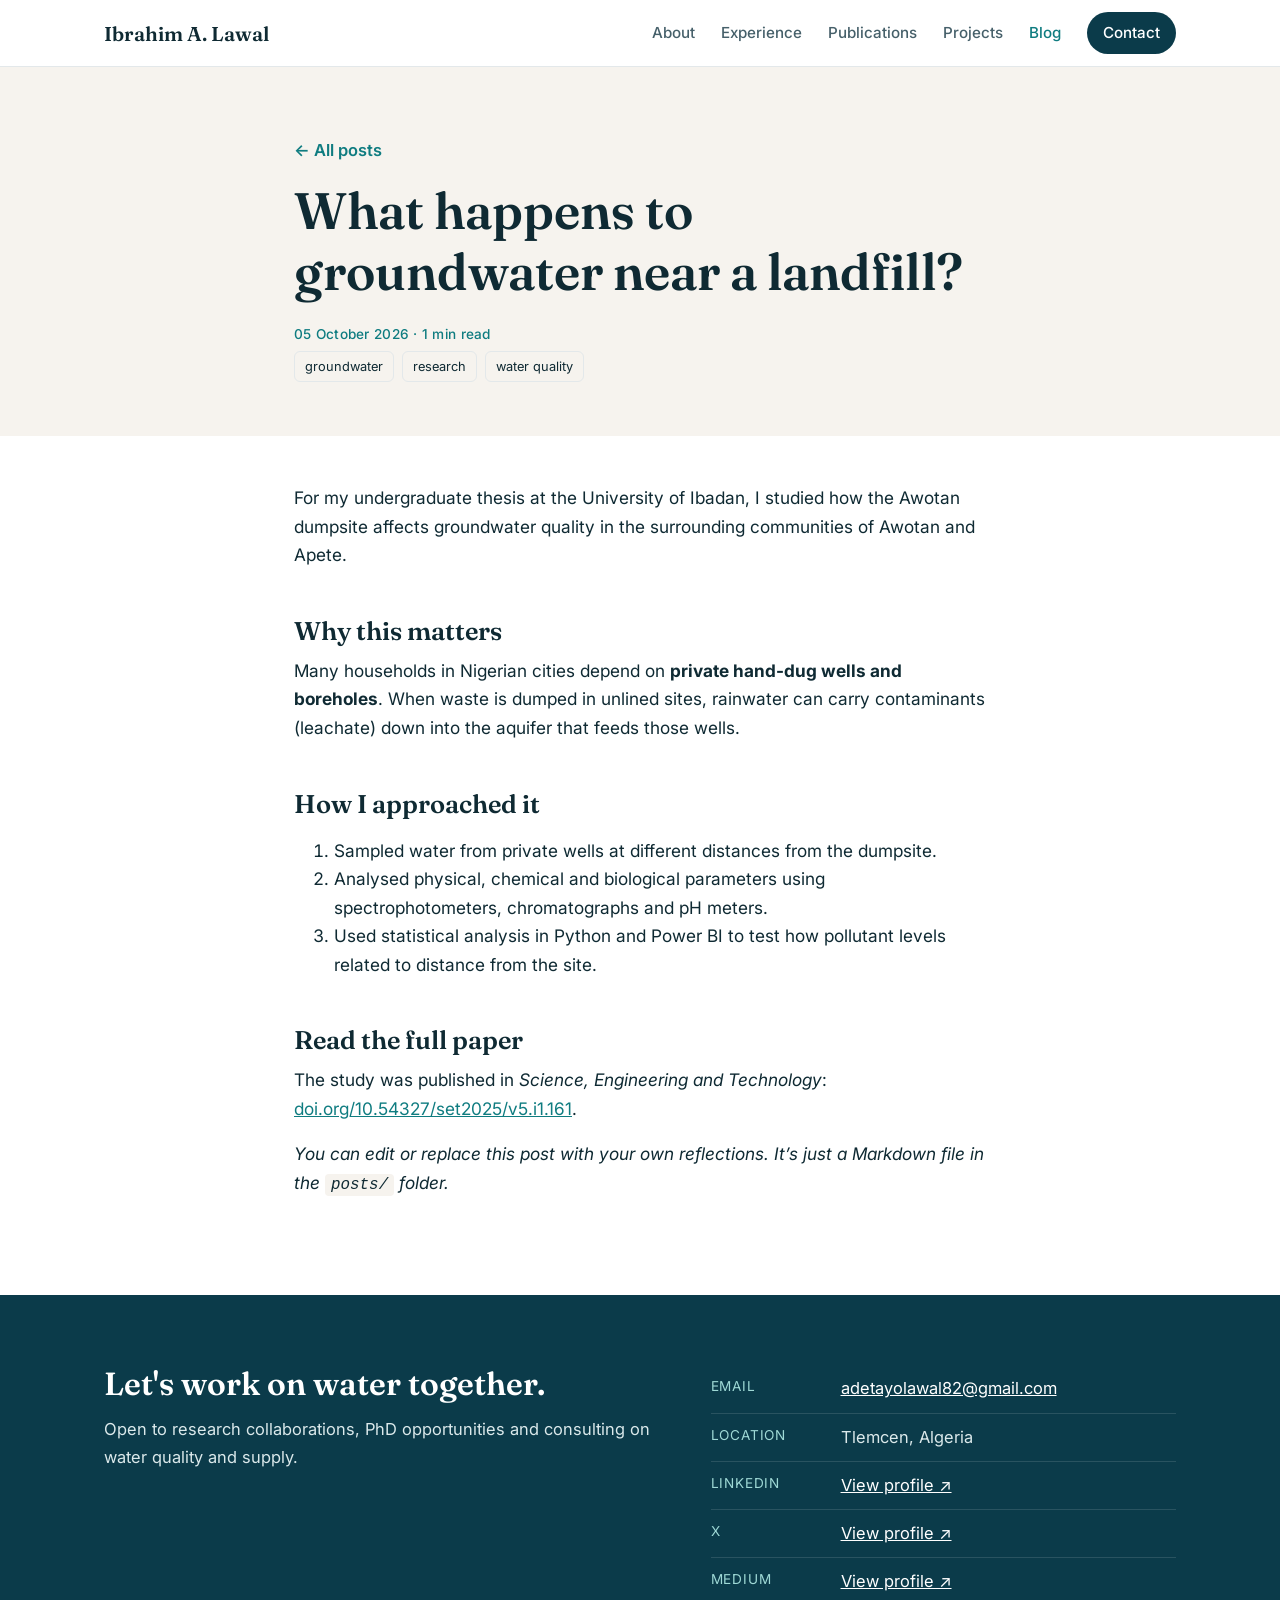
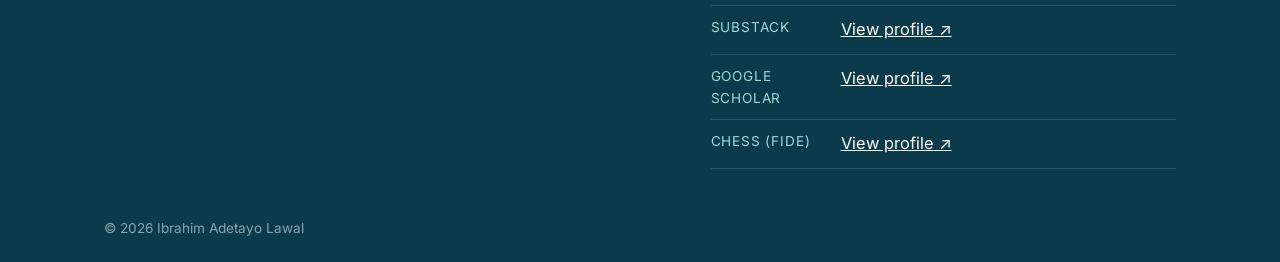
<file: blog/landfills-and-groundwater/index.html>
<!doctype html>
<html lang="en">
<head>
  <meta charset="utf-8">
  <meta name="viewport" content="width=device-width, initial-scale=1">
  <title>What happens to groundwater near a landfill? — Ibrahim Adetayo Lawal</title>
  <meta name="description" content="Researching water quality, contaminants of emerging concern, and low-cost treatment solutions for safe drinking water in Africa.">
  <link rel="preconnect" href="https://fonts.googleapis.com">
  <link rel="preconnect" href="https://fonts.gstatic.com" crossorigin>
  <link href="https://fonts.googleapis.com/css2?family=Fraunces:opsz,wght@9..144,400;9..144,600&family=Inter:wght@400;500;600&display=swap" rel="stylesheet">
  <link rel="stylesheet" href="../../static/css/style.css">
</head>
<body>
  <header class="nav">
    <div class="wrap nav-inner">
      <a class="brand" href="../../">Ibrahim A. Lawal</a>
      <input type="checkbox" id="menu-toggle" aria-label="Open menu">
      <label for="menu-toggle" class="menu-btn"><span></span></label>
      <nav class="links">
        <a href="../../#about">About</a>
        <a href="../../#experience">Experience</a>
        <a href="../../publications/" class="">Publications</a>
        <a href="../../projects/" class="">Projects</a>
        <a href="../../blog/" class="active">Blog</a>
        <a href="../../#contact" class="nav-cta">Contact</a>
      </nav>
    </div>
  </header>

  <main>
<article class="post">
  <header class="page-head">
    <div class="wrap narrow">
      <a class="text-link" href="../../blog/">← All posts</a>
      <h1>What happens to groundwater near a landfill?</h1>
      <p class="meta">05 October 2026 · 1 min read</p>
      <div class="tags"><span>groundwater</span><span>research</span><span>water quality</span></div>
    </div>
  </header>
  <div class="wrap narrow prose"><p>For my undergraduate thesis at the University of Ibadan, I studied how the Awotan
dumpsite affects groundwater quality in the surrounding communities of Awotan and Apete.</p>
<h2 id="why-this-matters">Why this matters</h2>
<p>Many households in Nigerian cities depend on <strong>private hand-dug wells and boreholes</strong>.
When waste is dumped in unlined sites, rainwater can carry contaminants (leachate) down
into the aquifer that feeds those wells.</p>
<h2 id="how-i-approached-it">How I approached it</h2>
<ol>
<li>Sampled water from private wells at different distances from the dumpsite.</li>
<li>Analysed physical, chemical and biological parameters using spectrophotometers, chromatographs and pH meters.</li>
<li>Used statistical analysis in Python and Power BI to test how pollutant levels related to distance from the site.</li>
</ol>
<h2 id="read-the-full-paper">Read the full paper</h2>
<p>The study was published in <em>Science, Engineering and Technology</em>:
<a href="https://doi.org/10.54327/set2025/v5.i1.161">doi.org/10.54327/set2025/v5.i1.161</a>.</p>
<p><em>You can edit or replace this post with your own reflections. It&rsquo;s just a Markdown file in the <code>posts/</code> folder.</em></p></div>
</article>
</main>

  <footer class="footer" id="contact">
    <div class="wrap footer-inner">
      <div>
        <h2>Let's work on water together.</h2>
        <p>Open to research collaborations, PhD opportunities and consulting on water quality and supply.</p>
      </div>
      <ul class="contact-list">
        <li><span>Email</span><a href="mailto:adetayolawal82@gmail.com">adetayolawal82@gmail.com</a></li>
        <li><span>Location</span>Tlemcen, Algeria</li>
        
        <li><span>LinkedIn</span><a href="https://www.linkedin.com/in/ibrahim-adetayo-lawal/" target="_blank" rel="noopener">View profile ↗</a></li>
        
        <li><span>X</span><a href="https://x.com/adetayo_bishop" target="_blank" rel="noopener">View profile ↗</a></li>
        
        <li><span>Medium</span><a href="https://medium.com/@Adetayo_" target="_blank" rel="noopener">View profile ↗</a></li>
        
        <li><span>Substack</span><a href="https://adetayortbishop.substack.com" target="_blank" rel="noopener">View profile ↗</a></li>
        
        <li><span>Google Scholar</span><a href="https://scholar.google.com/citations?user=-_t5FaMAAAAJ&amp;hl=en" target="_blank" rel="noopener">View profile ↗</a></li>
        
        <li><span>Chess (FIDE)</span><a href="https://ratings.fide.com/profile/8587370" target="_blank" rel="noopener">View profile ↗</a></li>
        
      </ul>
    </div>
    <div class="wrap copyright">© 2026 Ibrahim Adetayo Lawal</div>
  </footer>
</body>
</html>
</file>
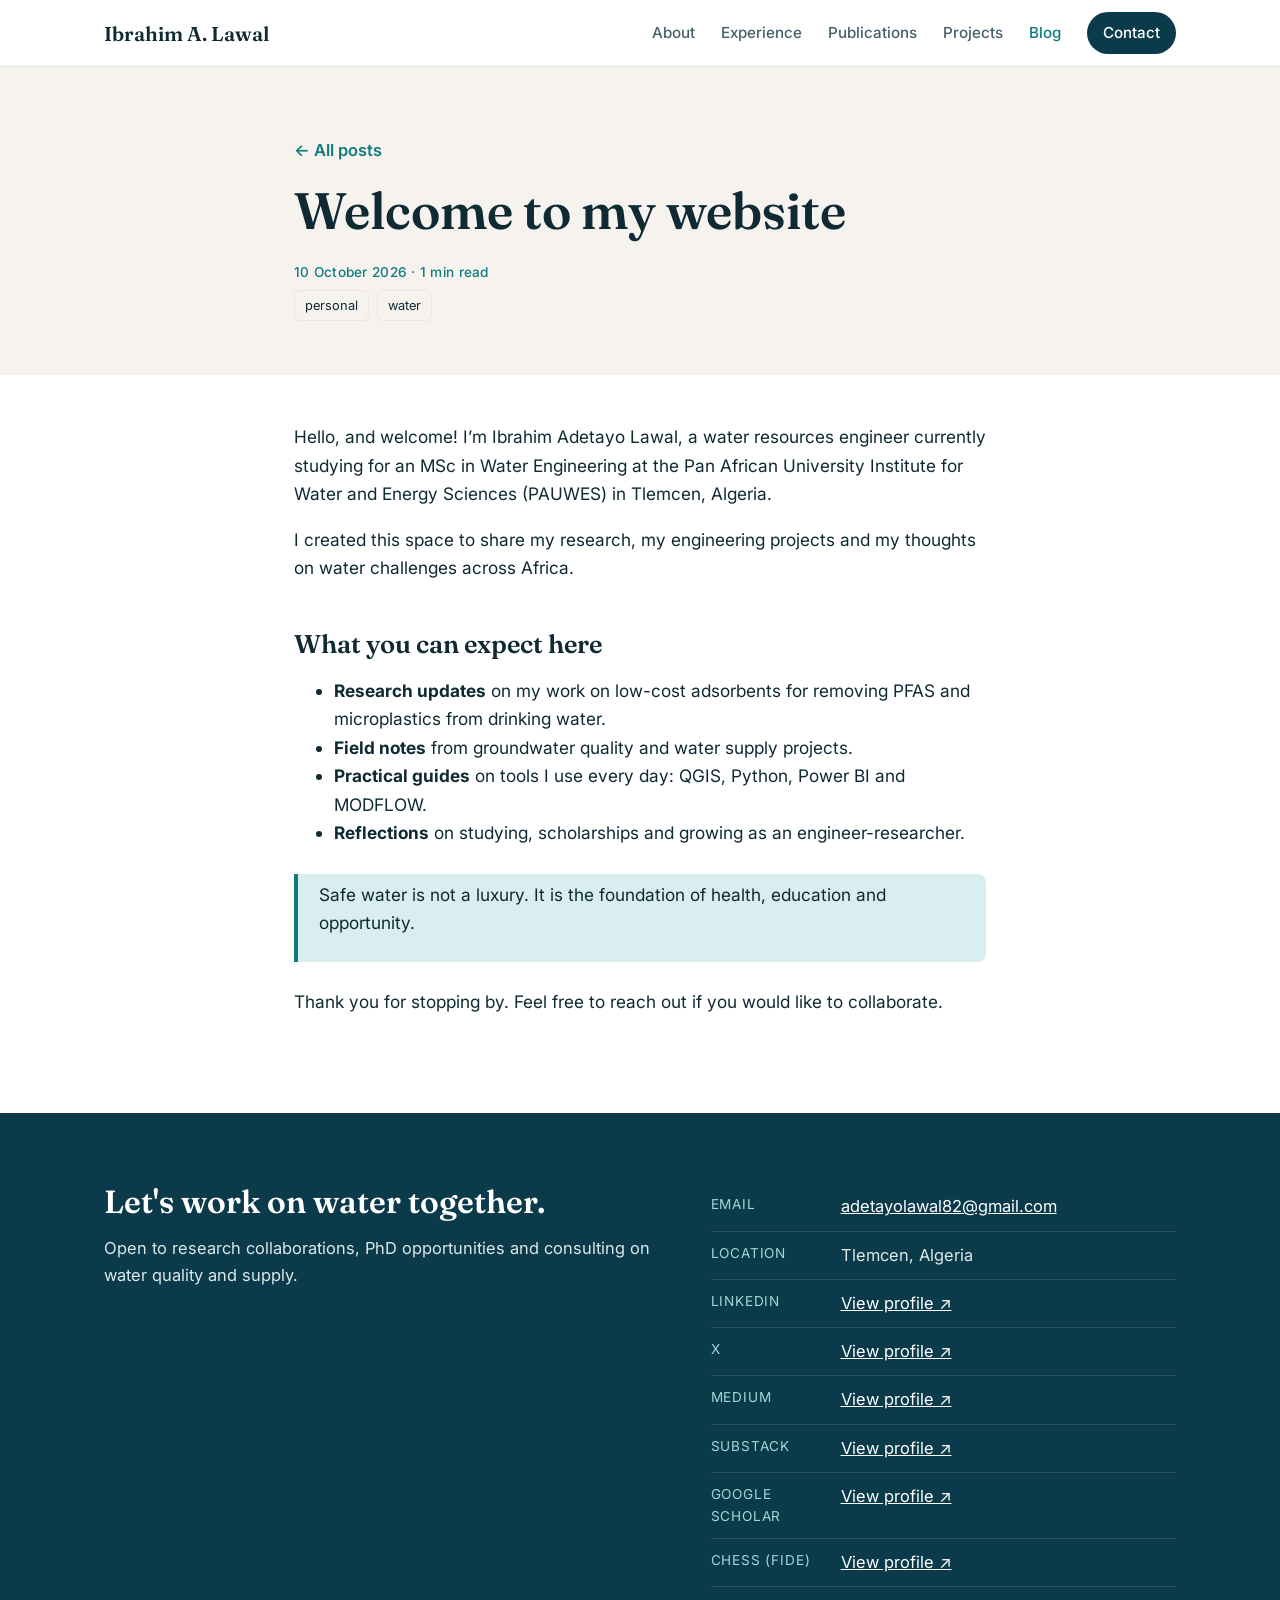
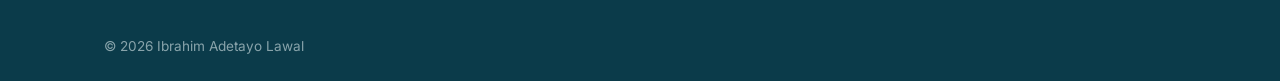
<file: blog/welcome/index.html>
<!doctype html>
<html lang="en">
<head>
  <meta charset="utf-8">
  <meta name="viewport" content="width=device-width, initial-scale=1">
  <title>Welcome to my website — Ibrahim Adetayo Lawal</title>
  <meta name="description" content="Researching water quality, contaminants of emerging concern, and low-cost treatment solutions for safe drinking water in Africa.">
  <link rel="preconnect" href="https://fonts.googleapis.com">
  <link rel="preconnect" href="https://fonts.gstatic.com" crossorigin>
  <link href="https://fonts.googleapis.com/css2?family=Fraunces:opsz,wght@9..144,400;9..144,600&family=Inter:wght@400;500;600&display=swap" rel="stylesheet">
  <link rel="stylesheet" href="../../static/css/style.css">
</head>
<body>
  <header class="nav">
    <div class="wrap nav-inner">
      <a class="brand" href="../../">Ibrahim A. Lawal</a>
      <input type="checkbox" id="menu-toggle" aria-label="Open menu">
      <label for="menu-toggle" class="menu-btn"><span></span></label>
      <nav class="links">
        <a href="../../#about">About</a>
        <a href="../../#experience">Experience</a>
        <a href="../../publications/" class="">Publications</a>
        <a href="../../projects/" class="">Projects</a>
        <a href="../../blog/" class="active">Blog</a>
        <a href="../../#contact" class="nav-cta">Contact</a>
      </nav>
    </div>
  </header>

  <main>
<article class="post">
  <header class="page-head">
    <div class="wrap narrow">
      <a class="text-link" href="../../blog/">← All posts</a>
      <h1>Welcome to my website</h1>
      <p class="meta">10 October 2026 · 1 min read</p>
      <div class="tags"><span>personal</span><span>water</span></div>
    </div>
  </header>
  <div class="wrap narrow prose"><p>Hello, and welcome! I&rsquo;m Ibrahim Adetayo Lawal, a water resources engineer currently studying
for an MSc in Water Engineering at the Pan African University Institute for Water and Energy
Sciences (PAUWES) in Tlemcen, Algeria.</p>
<p>I created this space to share my research, my engineering projects and my thoughts on water
challenges across Africa.</p>
<h2 id="what-you-can-expect-here">What you can expect here</h2>
<ul>
<li><strong>Research updates</strong> on my work on low-cost adsorbents for removing PFAS and microplastics from drinking water.</li>
<li><strong>Field notes</strong> from groundwater quality and water supply projects.</li>
<li><strong>Practical guides</strong> on tools I use every day: QGIS, Python, Power BI and MODFLOW.</li>
<li><strong>Reflections</strong> on studying, scholarships and growing as an engineer-researcher.</li>
</ul>
<blockquote>
<p>Safe water is not a luxury. It is the foundation of health, education and opportunity.</p>
</blockquote>
<p>Thank you for stopping by. Feel free to reach out if you would like to collaborate.</p></div>
</article>
</main>

  <footer class="footer" id="contact">
    <div class="wrap footer-inner">
      <div>
        <h2>Let's work on water together.</h2>
        <p>Open to research collaborations, PhD opportunities and consulting on water quality and supply.</p>
      </div>
      <ul class="contact-list">
        <li><span>Email</span><a href="mailto:adetayolawal82@gmail.com">adetayolawal82@gmail.com</a></li>
        <li><span>Location</span>Tlemcen, Algeria</li>
        
        <li><span>LinkedIn</span><a href="https://www.linkedin.com/in/ibrahim-adetayo-lawal/" target="_blank" rel="noopener">View profile ↗</a></li>
        
        <li><span>X</span><a href="https://x.com/adetayo_bishop" target="_blank" rel="noopener">View profile ↗</a></li>
        
        <li><span>Medium</span><a href="https://medium.com/@Adetayo_" target="_blank" rel="noopener">View profile ↗</a></li>
        
        <li><span>Substack</span><a href="https://adetayortbishop.substack.com" target="_blank" rel="noopener">View profile ↗</a></li>
        
        <li><span>Google Scholar</span><a href="https://scholar.google.com/citations?user=-_t5FaMAAAAJ&amp;hl=en" target="_blank" rel="noopener">View profile ↗</a></li>
        
        <li><span>Chess (FIDE)</span><a href="https://ratings.fide.com/profile/8587370" target="_blank" rel="noopener">View profile ↗</a></li>
        
      </ul>
    </div>
    <div class="wrap copyright">© 2026 Ibrahim Adetayo Lawal</div>
  </footer>
</body>
</html>
</file>
<file: static/css/style.css>
:root {
  --ink: #0f2a33;
  --ink-soft: #46606a;
  --deep: #0b3b4a;
  --teal: #0f7c80;
  --teal-light: #d9eeee;
  --sand: #f6f3ee;
  --bg: #ffffff;
  --line: #e3e8ea;
  --radius: 14px;
  --serif: "Fraunces", Georgia, serif;
  --sans: "Inter", system-ui, -apple-system, sans-serif;
}

* { box-sizing: border-box; }
html { scroll-behavior: smooth; }
body { margin: 0; font-family: var(--sans); color: var(--ink); background: var(--bg); line-height: 1.65; font-size: 16.5px; }
a { color: var(--teal); }
img { max-width: 100%; }
h1, h2, h3 { font-family: var(--serif); font-weight: 600; line-height: 1.2; margin: 0 0 .4em; }
h3 { font-size: 1.15rem; }
p { margin: 0 0 1em; }

.wrap { max-width: 1120px; margin: 0 auto; padding: 0 24px; }
.wrap.narrow { max-width: 740px; }
.muted { color: var(--ink-soft); }
.meta { font-size: .85rem; color: var(--teal); font-weight: 500; letter-spacing: .02em; margin-bottom: .4em; }
.eyebrow { text-transform: uppercase; letter-spacing: .12em; font-size: .78rem; font-weight: 600; color: var(--teal); }

/* ---------- Navigation ---------- */
.nav { position: sticky; top: 0; z-index: 10; background: rgba(255,255,255,.92); backdrop-filter: blur(8px); border-bottom: 1px solid var(--line); }
.nav-inner { display: flex; align-items: center; justify-content: space-between; height: 66px; }
.brand { font-family: var(--serif); font-size: 1.25rem; font-weight: 600; color: var(--ink); text-decoration: none; }
.links { display: flex; gap: 26px; align-items: center; }
.links a { color: var(--ink-soft); text-decoration: none; font-weight: 500; font-size: .95rem; }
.links a:hover, .links a.active { color: var(--teal); }
.links .nav-cta { background: var(--deep); color: #fff; padding: 8px 16px; border-radius: 999px; }
.links .nav-cta:hover { background: var(--teal); color: #fff; }
#menu-toggle, .menu-btn { display: none; }

/* ---------- Hero ---------- */
.hero { position: relative; background: linear-gradient(160deg, var(--deep) 0%, #125a66 60%, var(--teal) 100%); color: #fff; padding: 90px 0 120px; overflow: hidden; }
.hero-inner { display: grid; grid-template-columns: 1.5fr 1fr; gap: 48px; align-items: center; }
.hero h1 { font-size: clamp(2.4rem, 5vw, 3.8rem); }
.hero .eyebrow { color: #9fd9d6; }
.lead { font-size: 1.15rem; max-width: 60ch; opacity: .92; }
.hero-actions { display: flex; gap: 12px; flex-wrap: wrap; margin-top: 28px; }
.btn { display: inline-block; padding: 12px 22px; border-radius: 999px; background: #fff; color: var(--deep); font-weight: 600; text-decoration: none; border: 2px solid #fff; transition: transform .15s; }
.btn:hover { transform: translateY(-2px); }
.btn.ghost { background: transparent; color: #fff; border-color: rgba(255,255,255,.55); }
.portrait { justify-self: center; width: 280px; height: 280px; border-radius: 50%; overflow: hidden; border: 6px solid rgba(255,255,255,.25); background: rgba(255,255,255,.08); display: grid; place-items: center; }
.portrait img { width: 100%; height: 100%; object-fit: cover; }
.initials { font-family: var(--serif); font-size: 5rem; color: rgba(255,255,255,.85); }
.wave { position: absolute; bottom: -1px; left: 0; width: 100%; height: 70px; fill: var(--bg); }

/* ---------- Sections ---------- */
.section { padding: 80px 0; }
.section.alt { background: var(--sand); }
.section-title { font-size: 2rem; margin-bottom: .8em; }
.section-head { display: flex; justify-content: space-between; align-items: baseline; gap: 16px; flex-wrap: wrap; }
.sub-title { margin: 48px 0 18px; font-size: 1.35rem; }
.two-col { display: grid; grid-template-columns: 1.4fr 1fr; gap: 56px; }
.grid { display: grid; gap: 24px; }
.grid.two { grid-template-columns: repeat(2, 1fr); }
.grid.three { grid-template-columns: repeat(3, 1fr); }

.card { background: #fff; border: 1px solid var(--line); border-radius: var(--radius); padding: 26px; transition: box-shadow .2s, transform .2s; }
.card.soft { background: var(--teal-light); border: none; }
a.card { color: inherit; text-decoration: none; display: block; }
a.card:hover, .project:hover { box-shadow: 0 12px 30px rgba(11,59,74,.10); transform: translateY(-3px); }
.text-link { font-weight: 600; text-decoration: none; color: var(--teal); }
.text-link:hover { text-decoration: underline; }

.interest-list { list-style: none; padding: 0; margin: 0; }
.interest-list li { padding: 12px 0 12px 28px; border-bottom: 1px solid rgba(15,124,128,.2); position: relative; font-weight: 500; }
.interest-list li:last-child { border: none; }
.interest-list li::before { content: ""; position: absolute; left: 0; top: 19px; width: 12px; height: 12px; border-radius: 50% 50% 50% 0; transform: rotate(-45deg); background: var(--teal); }

/* timeline */
.timeline { border-left: 2px solid var(--teal-light); padding-left: 32px; }
.tl-item { position: relative; padding-bottom: 36px; }
.tl-item::before { content: ""; position: absolute; left: -41px; top: 6px; width: 16px; height: 16px; border-radius: 50%; background: #fff; border: 3px solid var(--teal); }
.tl-item ul { padding-left: 18px; margin: 8px 0 0; color: var(--ink-soft); }
.tl-item li { margin-bottom: 4px; }

/* publications */
.pub { display: grid; grid-template-columns: 90px 1fr; gap: 20px; padding: 26px 0; border-bottom: 1px solid var(--line); }
.pub:last-child { border-bottom: none; }
.pub-year { font-family: var(--serif); font-size: 1.6rem; color: var(--teal); }
.pub h3 { margin-top: 8px; }
.pub p { margin-bottom: .3em; }
.venue { font-style: italic; }
.pill { display: inline-block; font-size: .75rem; font-weight: 600; text-transform: uppercase; letter-spacing: .06em; background: var(--teal-light); color: var(--deep); padding: 3px 10px; border-radius: 999px; }

/* projects */
.project { display: flex; flex-direction: column; }
.project p { color: var(--ink-soft); }
.card-top { display: flex; justify-content: space-between; align-items: center; gap: 8px; margin-bottom: 14px; }
.status { font-size: .78rem; color: var(--ink-soft); text-align: right; }
.tags { display: flex; flex-wrap: wrap; gap: 8px; margin: 6px 0 14px; }
.tags span { font-size: .8rem; background: var(--sand); border: 1px solid var(--line); padding: 4px 10px; border-radius: 6px; }

/* blog */
.post-card p { color: var(--ink-soft); }
.page-head { padding: 70px 0 40px; background: var(--sand); }
.page-head h1 { font-size: clamp(2.2rem, 4.5vw, 3.2rem); margin-top: .3em; }
.page-head .lead { color: var(--ink-soft); opacity: 1; }
.prose { padding-top: 48px; padding-bottom: 80px; font-size: 1.08rem; }
.prose h2 { margin-top: 1.8em; font-size: 1.6rem; }
.prose h3 { margin-top: 1.4em; }
.prose blockquote { border-left: 4px solid var(--teal); margin: 1.5em 0; padding: .4em 1.2em; background: var(--teal-light); border-radius: 0 8px 8px 0; }
.prose code { background: var(--sand); padding: 2px 6px; border-radius: 4px; font-size: .92em; }
.prose pre { background: var(--ink); color: #e8f1f2; padding: 18px; border-radius: 10px; overflow-x: auto; }
.prose pre code { background: none; padding: 0; }
.prose table { border-collapse: collapse; width: 100%; margin: 1em 0; }
.prose th, .prose td { border: 1px solid var(--line); padding: 8px 12px; text-align: left; }

/* awards & skills */
.award-list { list-style: none; padding: 0; margin: 0; }
.award-list li { display: grid; grid-template-columns: 64px 1fr; padding: 14px 0; border-bottom: 1px solid var(--line); }
.yr { font-family: var(--serif); color: var(--teal); font-size: 1.15rem; }
.plain { padding-left: 18px; color: var(--ink-soft); }
.skill-group { margin: 18px 0 4px; font-size: .85rem; text-transform: uppercase; letter-spacing: .08em; color: var(--ink-soft); }

/* footer */
.footer { background: var(--deep); color: #dbe9eb; padding: 70px 0 24px; }
.footer h2 { color: #fff; font-size: 2rem; }
.footer-inner { display: grid; grid-template-columns: 1.2fr 1fr; gap: 48px; }
.contact-list { list-style: none; padding: 0; margin: 0; }
.contact-list li { display: grid; grid-template-columns: 130px 1fr; padding: 10px 0; border-bottom: 1px solid rgba(255,255,255,.12); }
.contact-list span { color: #9fd9d6; font-size: .85rem; text-transform: uppercase; letter-spacing: .06em; }
.contact-list a { color: #fff; word-break: break-all; }
.copyright { margin-top: 48px; font-size: .85rem; opacity: .6; }

/* social links */
.social { display: flex; flex-wrap: wrap; gap: 10px; margin-top: 22px; }
.social a { font-size: .88rem; font-weight: 500; text-decoration: none; padding: 6px 14px; border-radius: 999px; border: 1px solid var(--line); color: var(--ink); background: #fff; transition: border-color .15s, color .15s; }
.social a:hover { border-color: var(--teal); color: var(--teal); }
.social.on-dark a { background: rgba(255,255,255,.1); border-color: rgba(255,255,255,.3); color: #fff; }
.social.on-dark a:hover { background: rgba(255,255,255,.2); color: #fff; }
.pill.source { margin-right: 6px; }

/* project extras */
.project .subtitle { font-style: italic; color: var(--deep); flex: 0; margin-top: -4px; }
.project .details { padding-left: 18px; margin: 0 0 14px; color: var(--ink-soft); font-size: .93rem; }
.project .details li { margin-bottom: 4px; }

.project .col { display: flex; flex-direction: column; flex: 1; }
.project .summary { flex: 1; }
.project.featured { grid-column: 1 / -1; display: grid; grid-template-columns: 1.1fr 1fr; gap: 40px; }
.project.featured .summary { flex: 0; }
.project.featured .details { font-size: 1rem; margin-top: 4px; }
.project.featured h3 { font-size: 1.5rem; }
@media (max-width: 900px) { .project.featured { grid-template-columns: 1fr; gap: 0; } }

/* press */
.press-card { display: block; text-decoration: none; color: inherit; padding: 34px 36px; border-radius: var(--radius); background: var(--teal-light); border-left: 5px solid var(--teal); transition: transform .2s; }
.press-card:hover { transform: translateY(-3px); }
.press-card h3 { font-size: 1.45rem; max-width: 46ch; }
.press-card p { color: var(--ink-soft); max-width: 70ch; }
.press-card + .press-card { margin-top: 18px; }

/* newsletter */
.newsletter { display: grid; grid-template-columns: 1fr 1fr; gap: 40px; align-items: center; }
.newsletter iframe { width: 100%; height: 320px; border: 1px solid var(--line); border-radius: var(--radius); background: #fff; }

/* ---------- Responsive ---------- */
@media (max-width: 900px) {
  .grid.three { grid-template-columns: repeat(2, 1fr); }
  .hero-inner, .two-col, .footer-inner, .newsletter { grid-template-columns: 1fr; }
  .portrait { width: 200px; height: 200px; order: -1; justify-self: start; }
  .initials { font-size: 3.6rem; }
}
@media (max-width: 760px) {
  .wrap { padding: 0 16px; }
  .menu-btn { display: block; cursor: pointer; width: 28px; height: 20px; position: relative; }
  .menu-btn span, .menu-btn span::before, .menu-btn span::after { position: absolute; width: 28px; height: 2px; background: var(--ink); content: ""; left: 0; }
  .menu-btn span { top: 9px; } .menu-btn span::before { top: -8px; } .menu-btn span::after { top: 8px; }
  .links { display: none; position: absolute; top: 66px; left: 0; right: 0; background: #fff; flex-direction: column; align-items: flex-start; padding: 16px; gap: 14px; border-bottom: 1px solid var(--line); }
  #menu-toggle:checked ~ .links { display: flex; }
  .grid.two, .grid.three { grid-template-columns: 1fr; }
  .section { padding: 56px 0; }
  .hero { padding: 56px 0 100px; }
  .pub { grid-template-columns: 1fr; gap: 4px; }
  .contact-list li { grid-template-columns: 1fr; }
}
</file>
